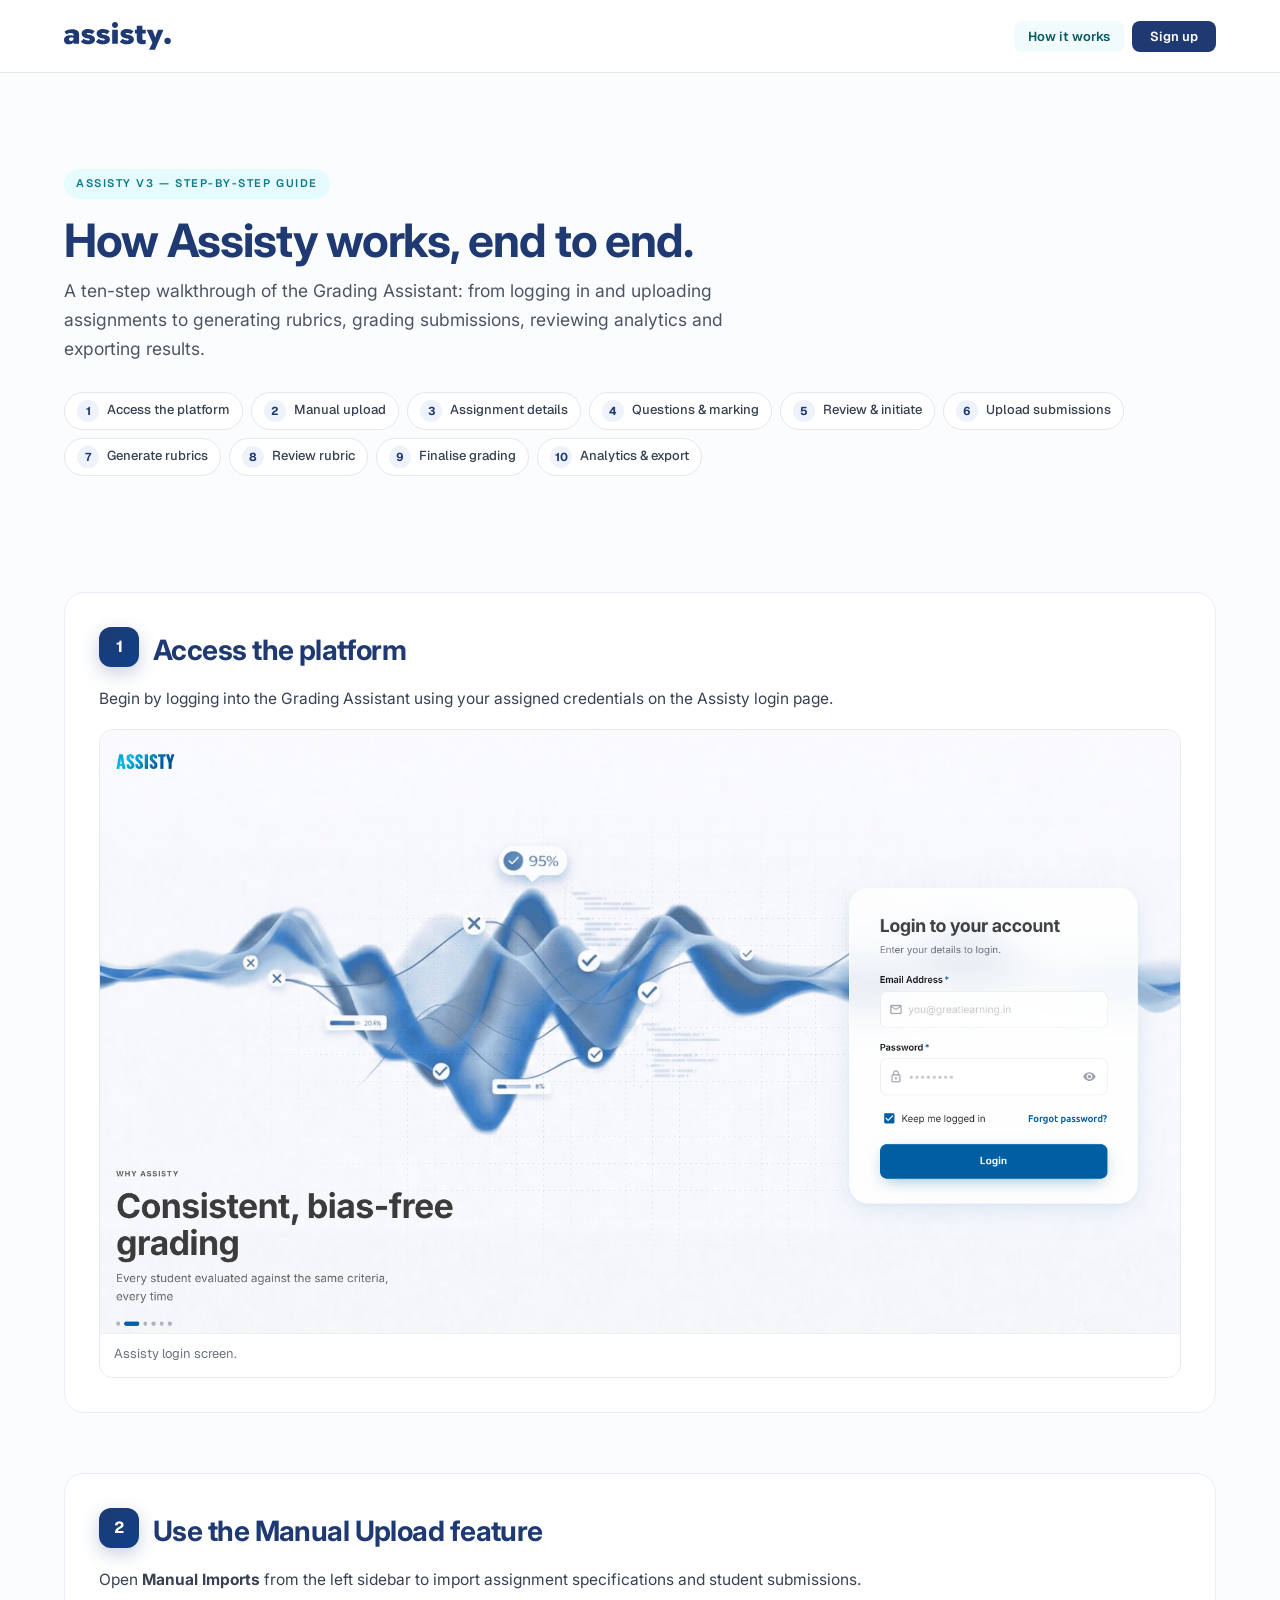
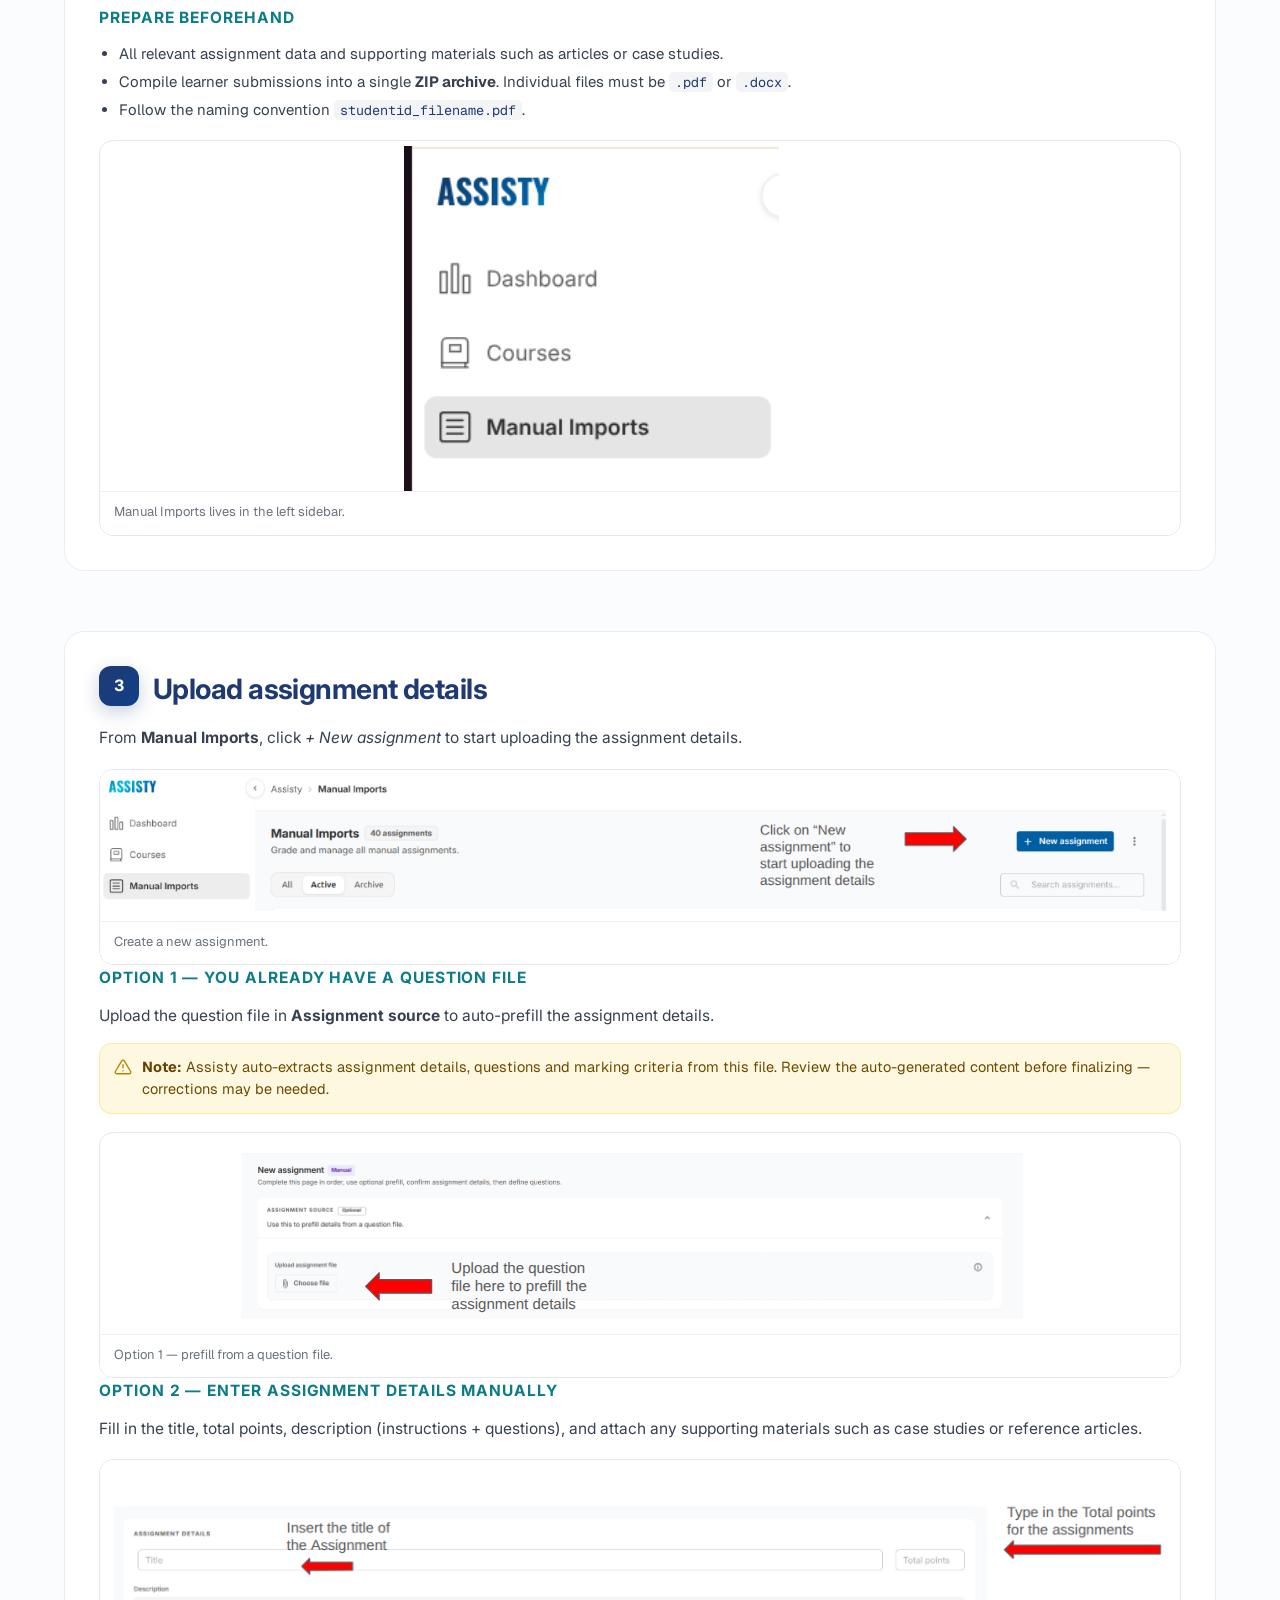
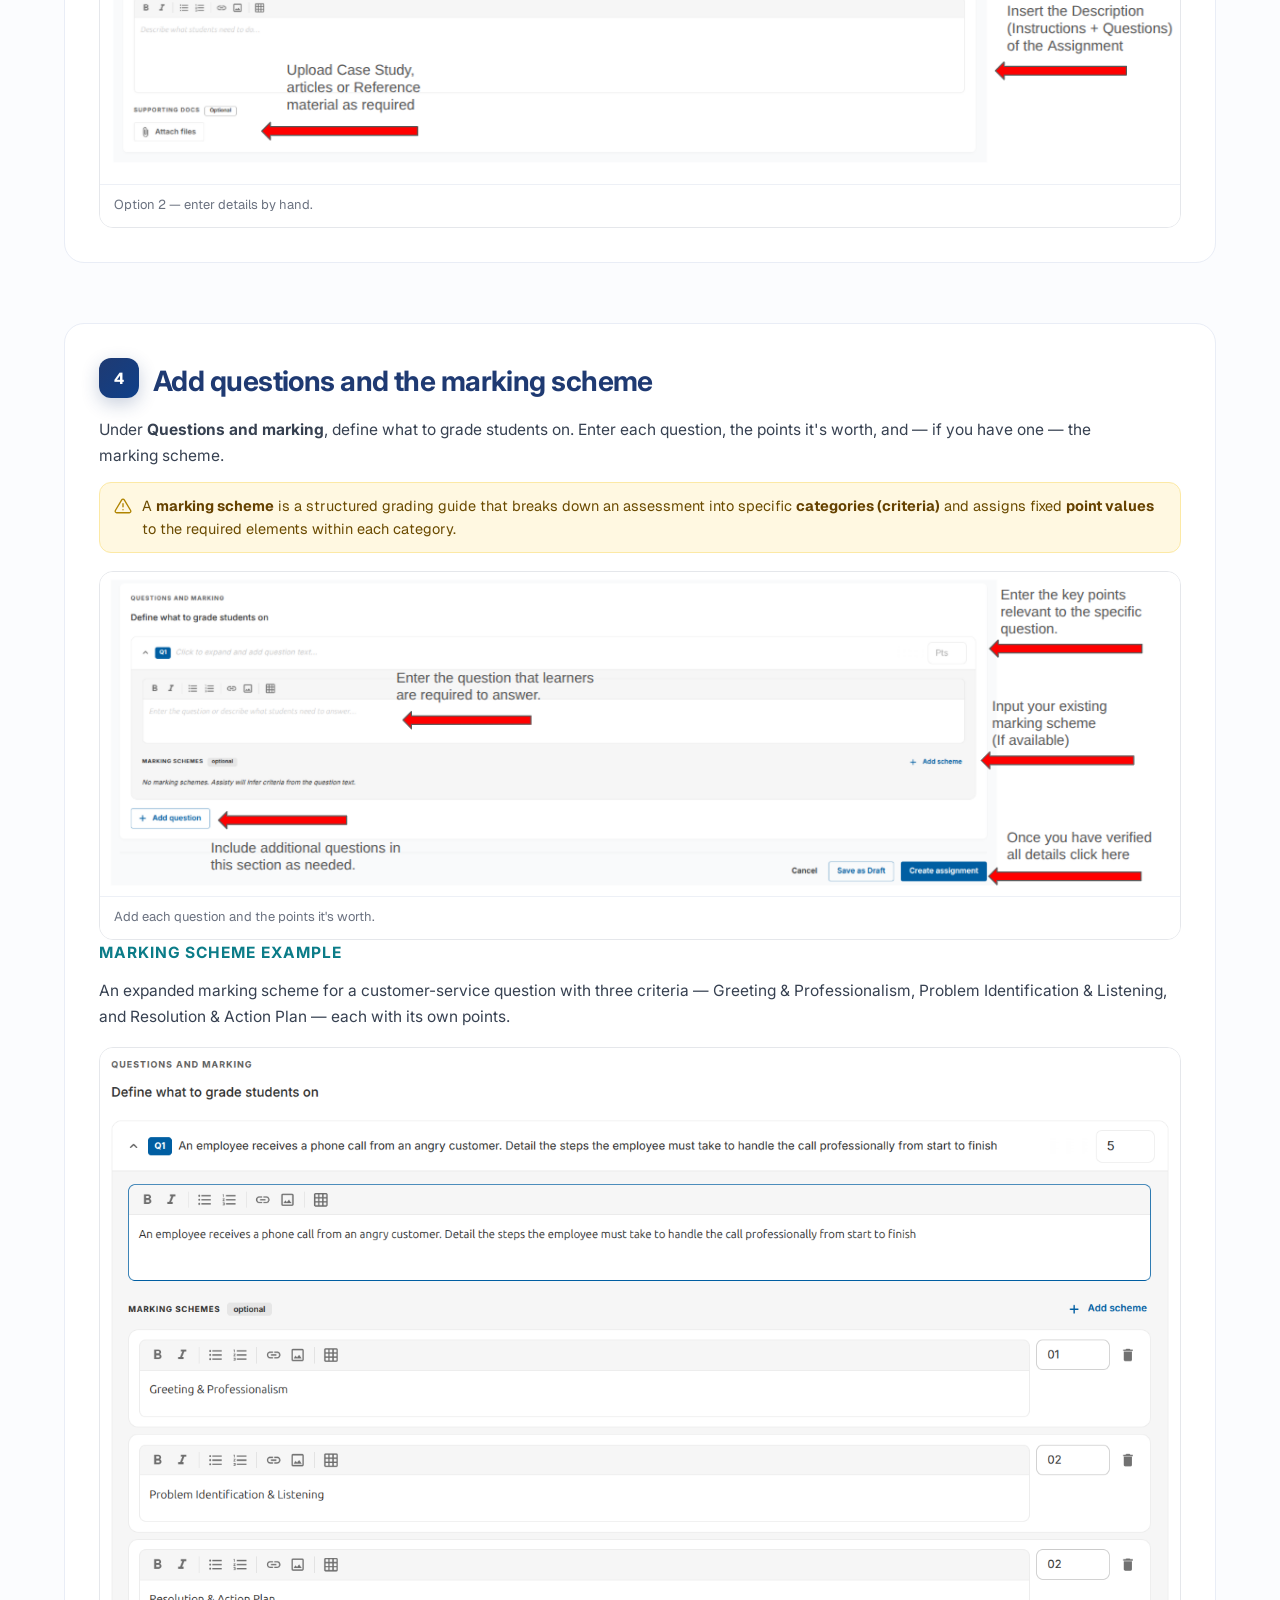
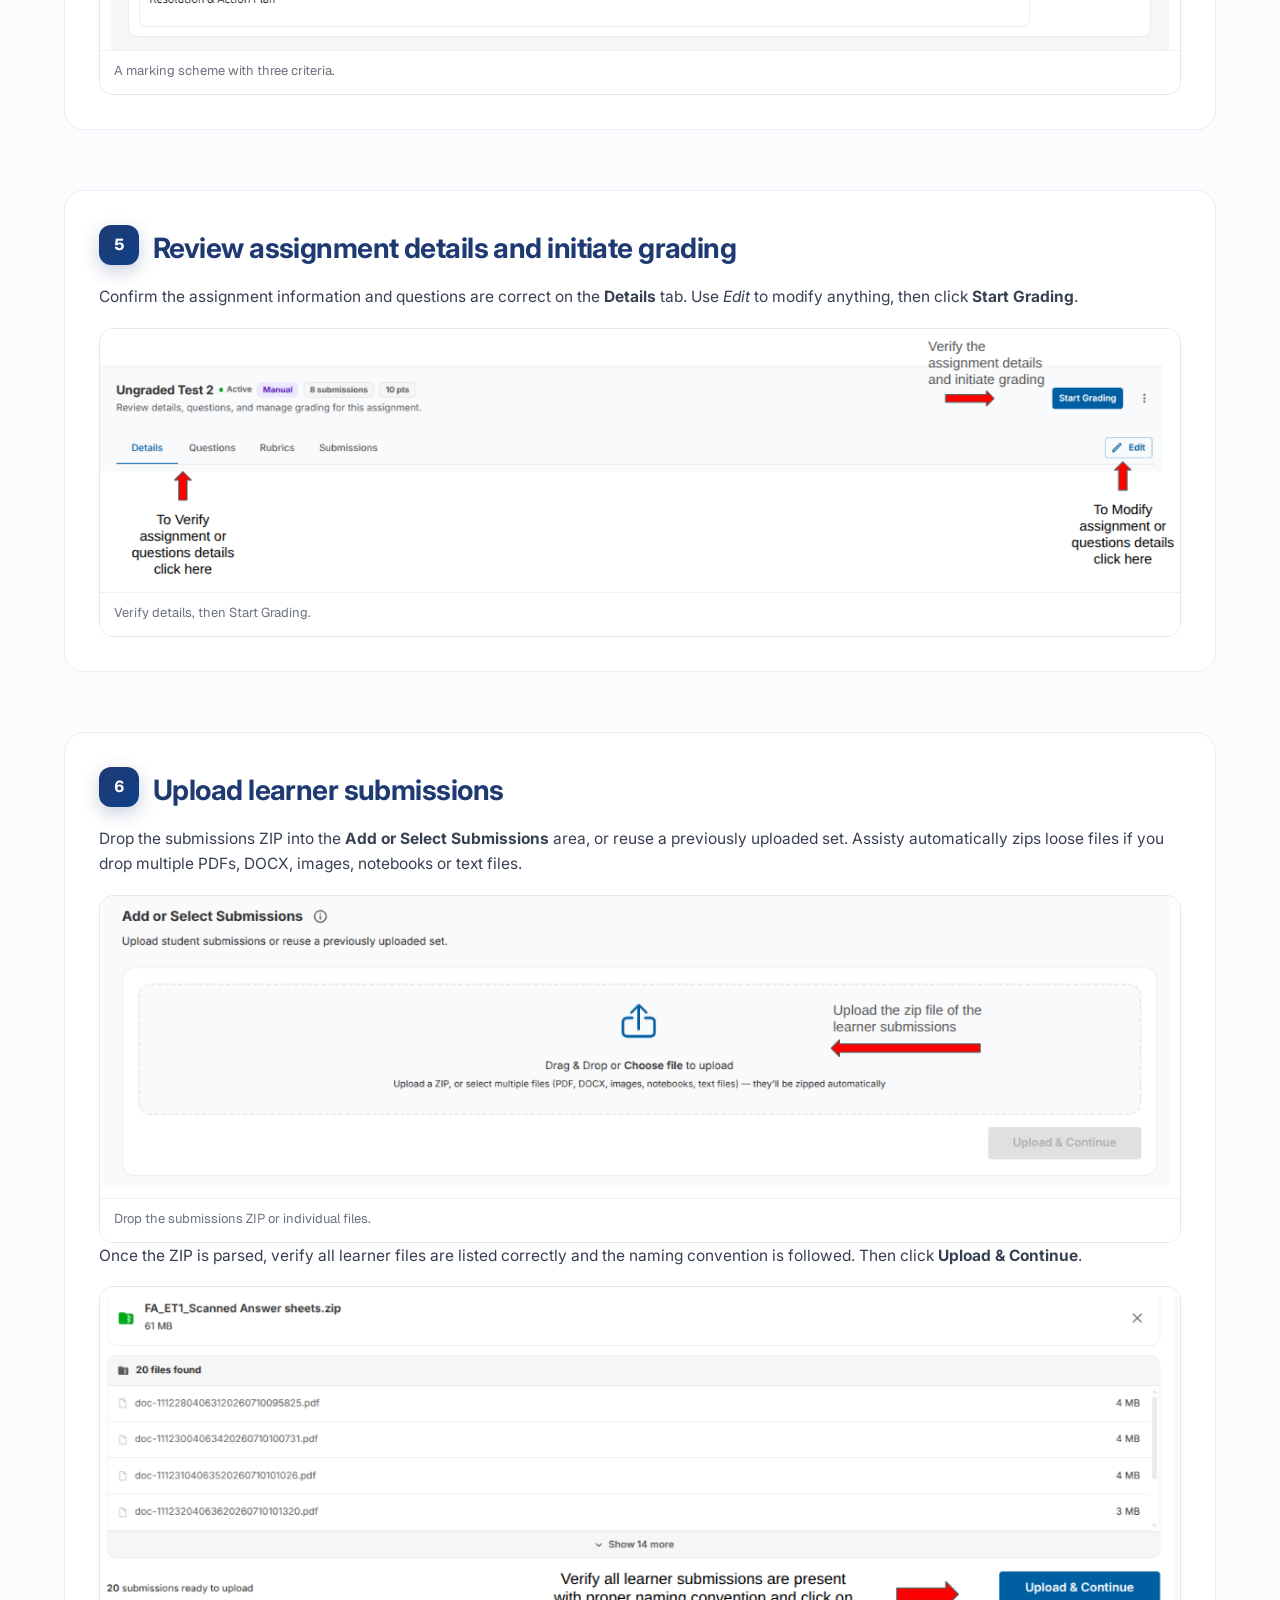
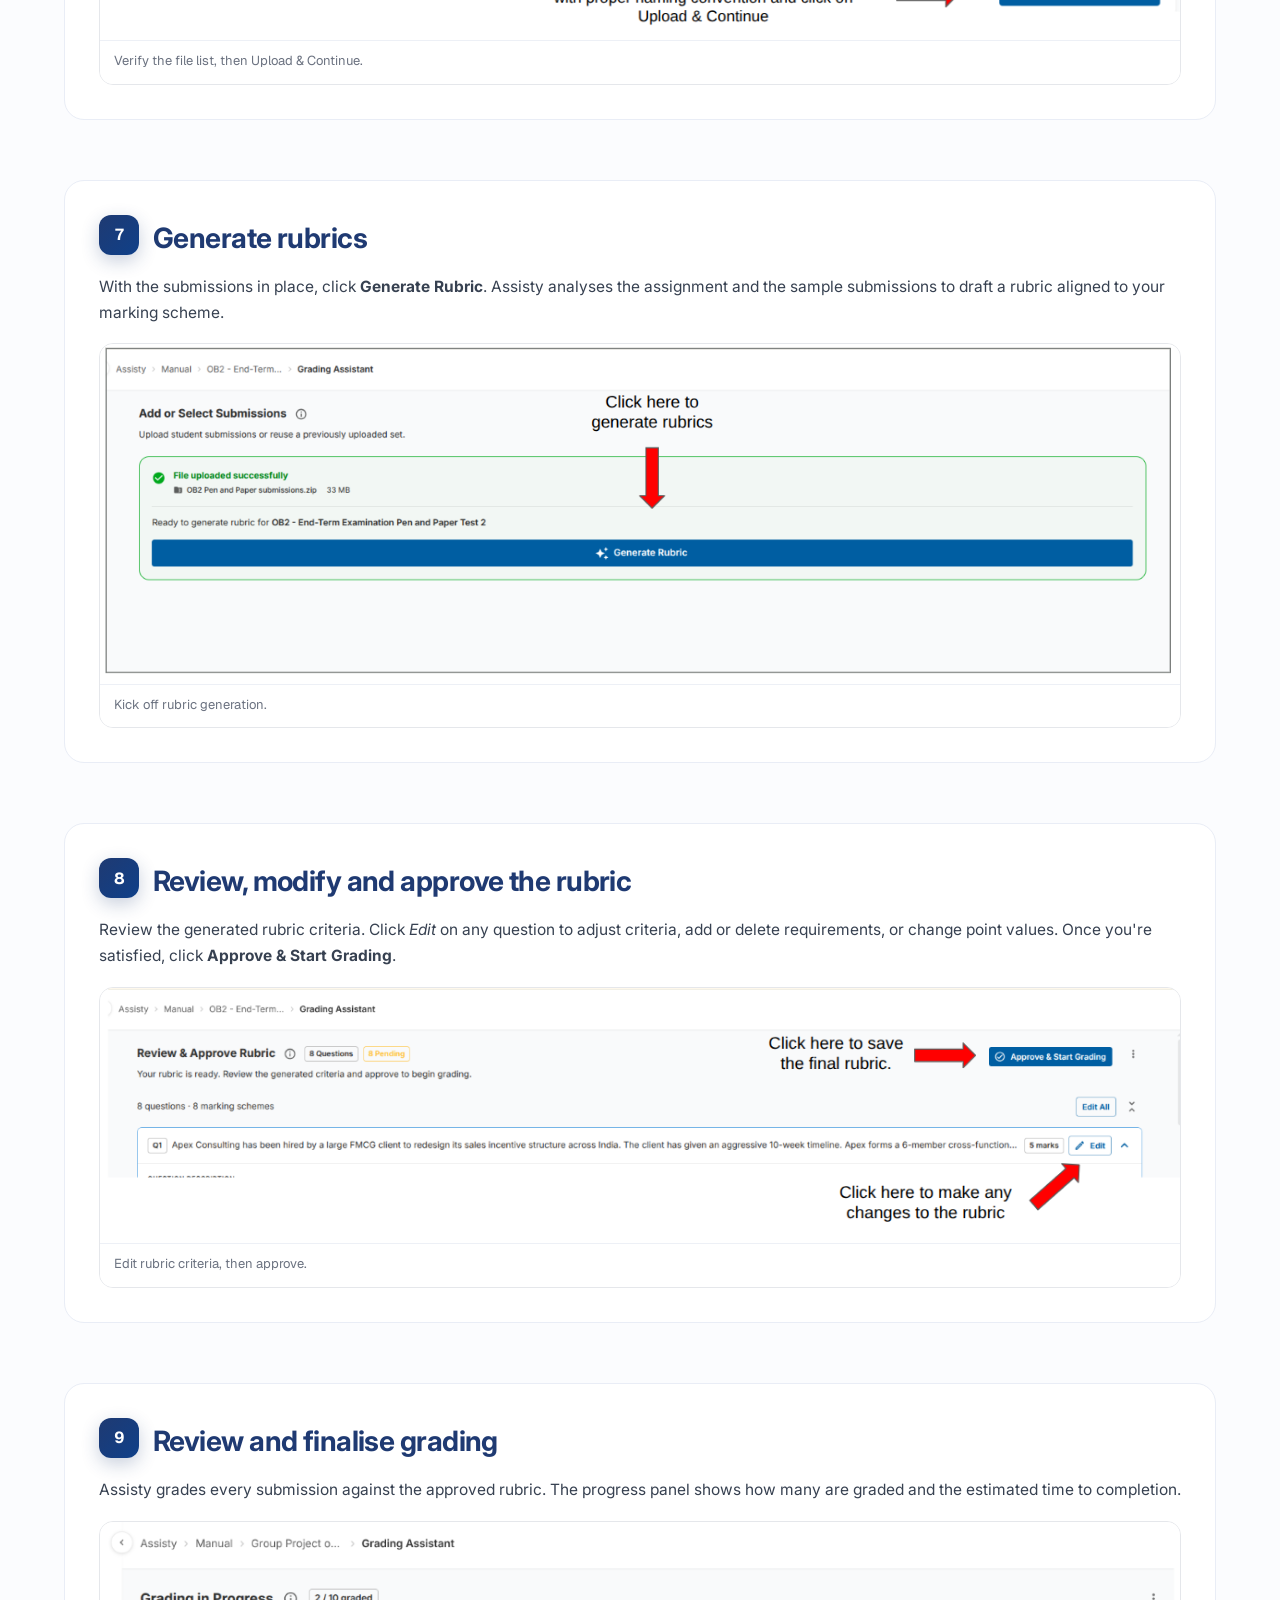
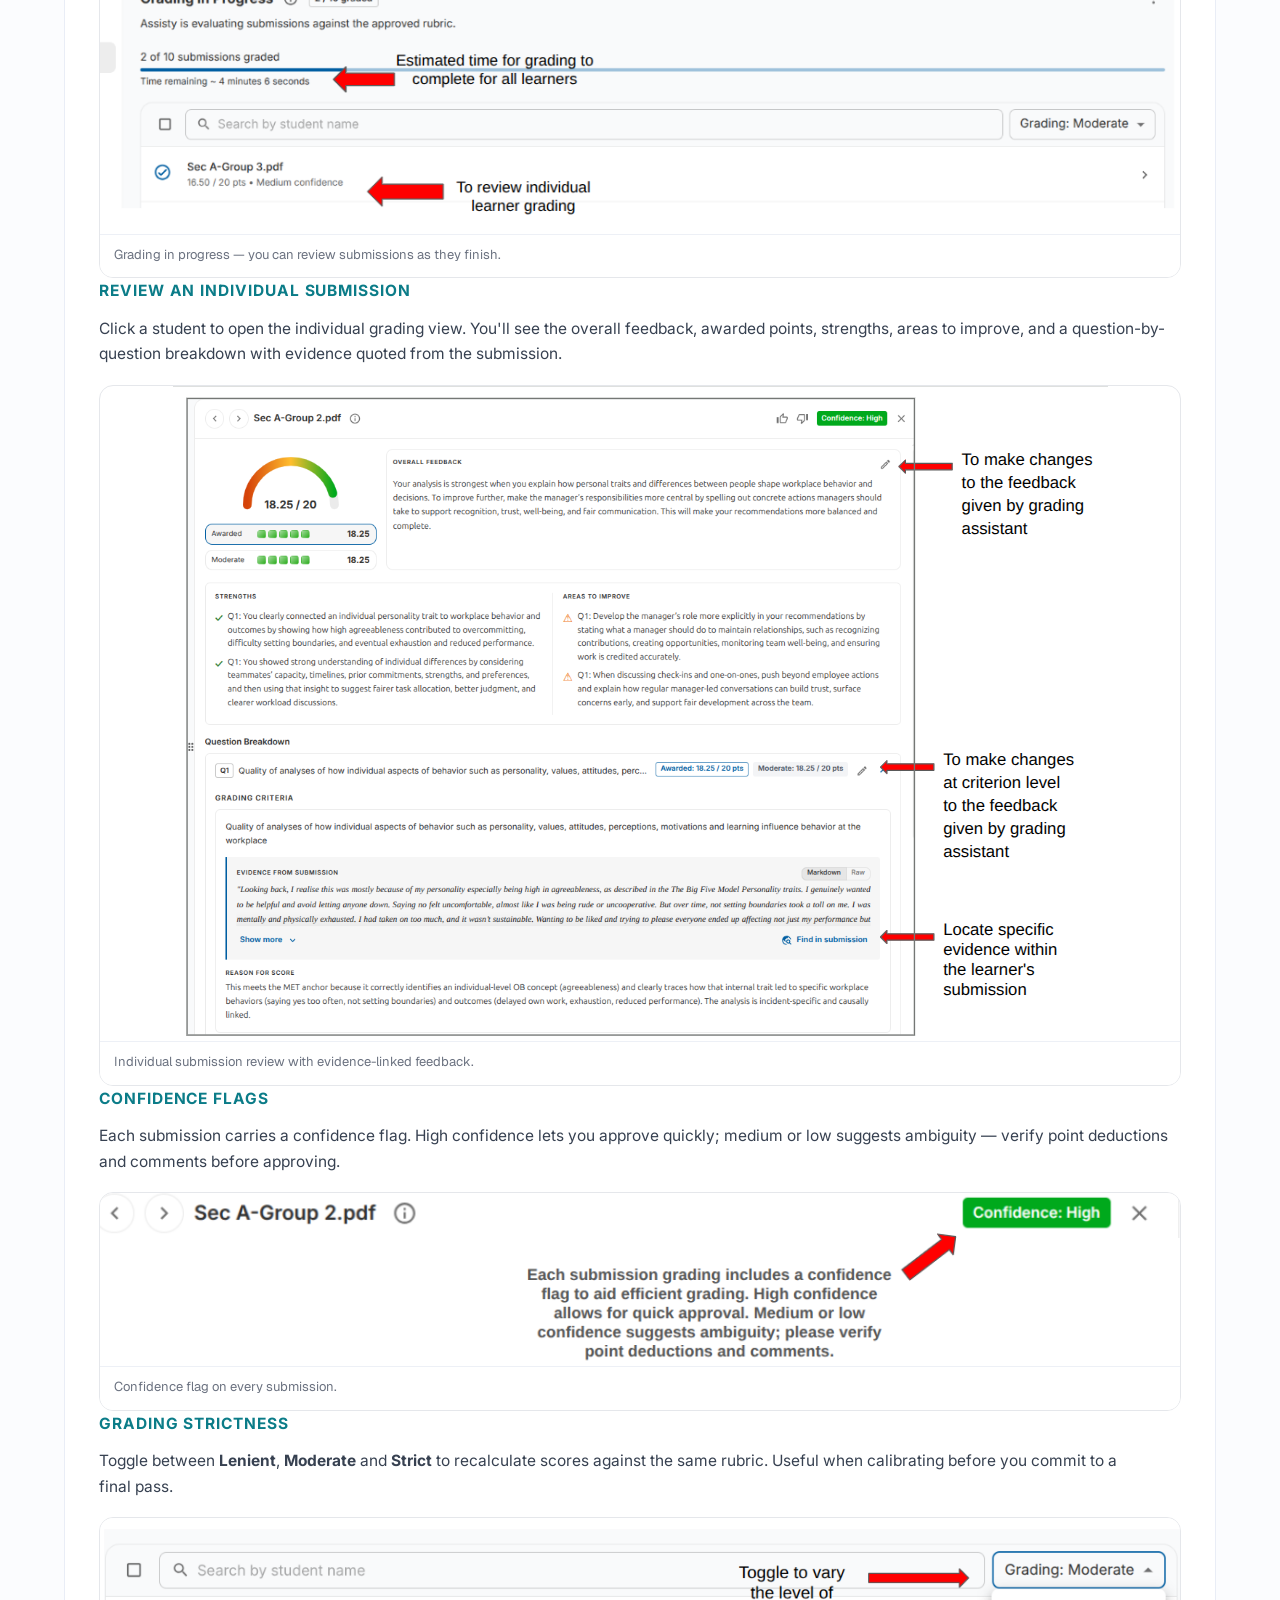
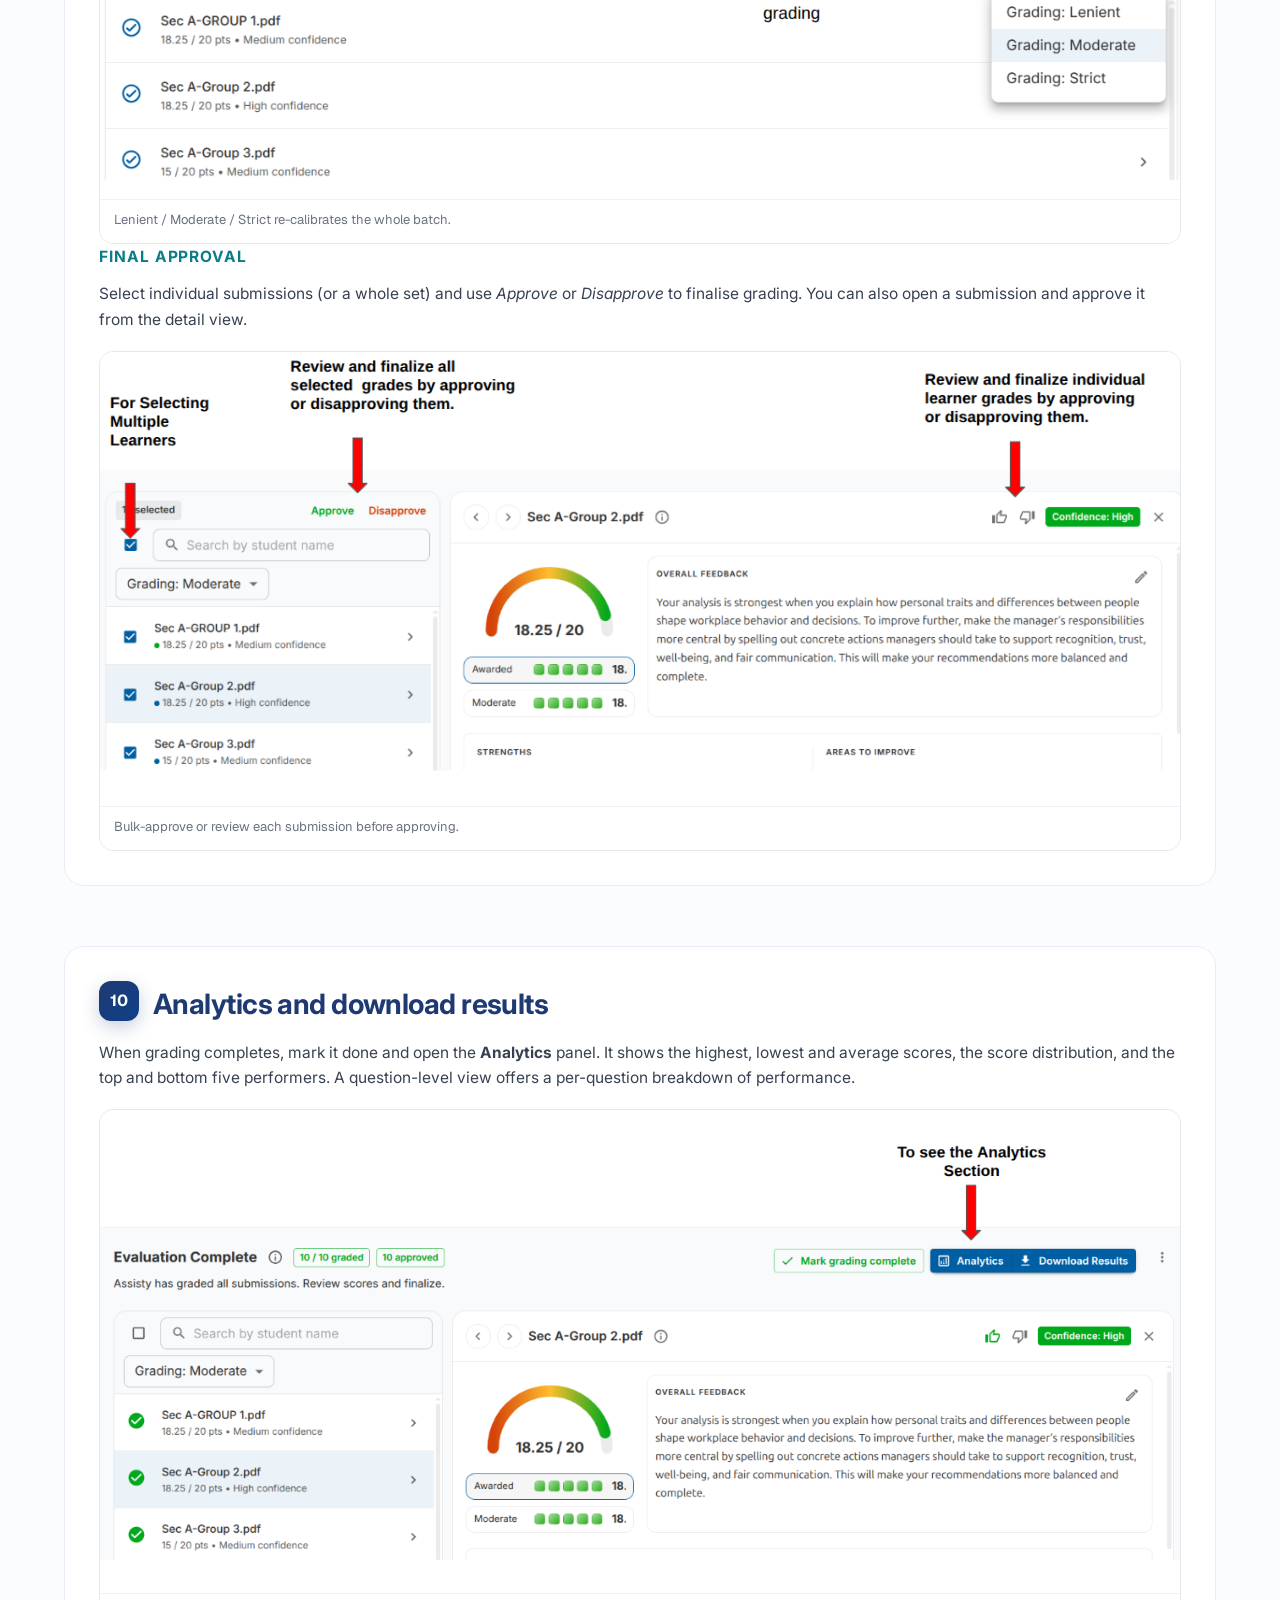
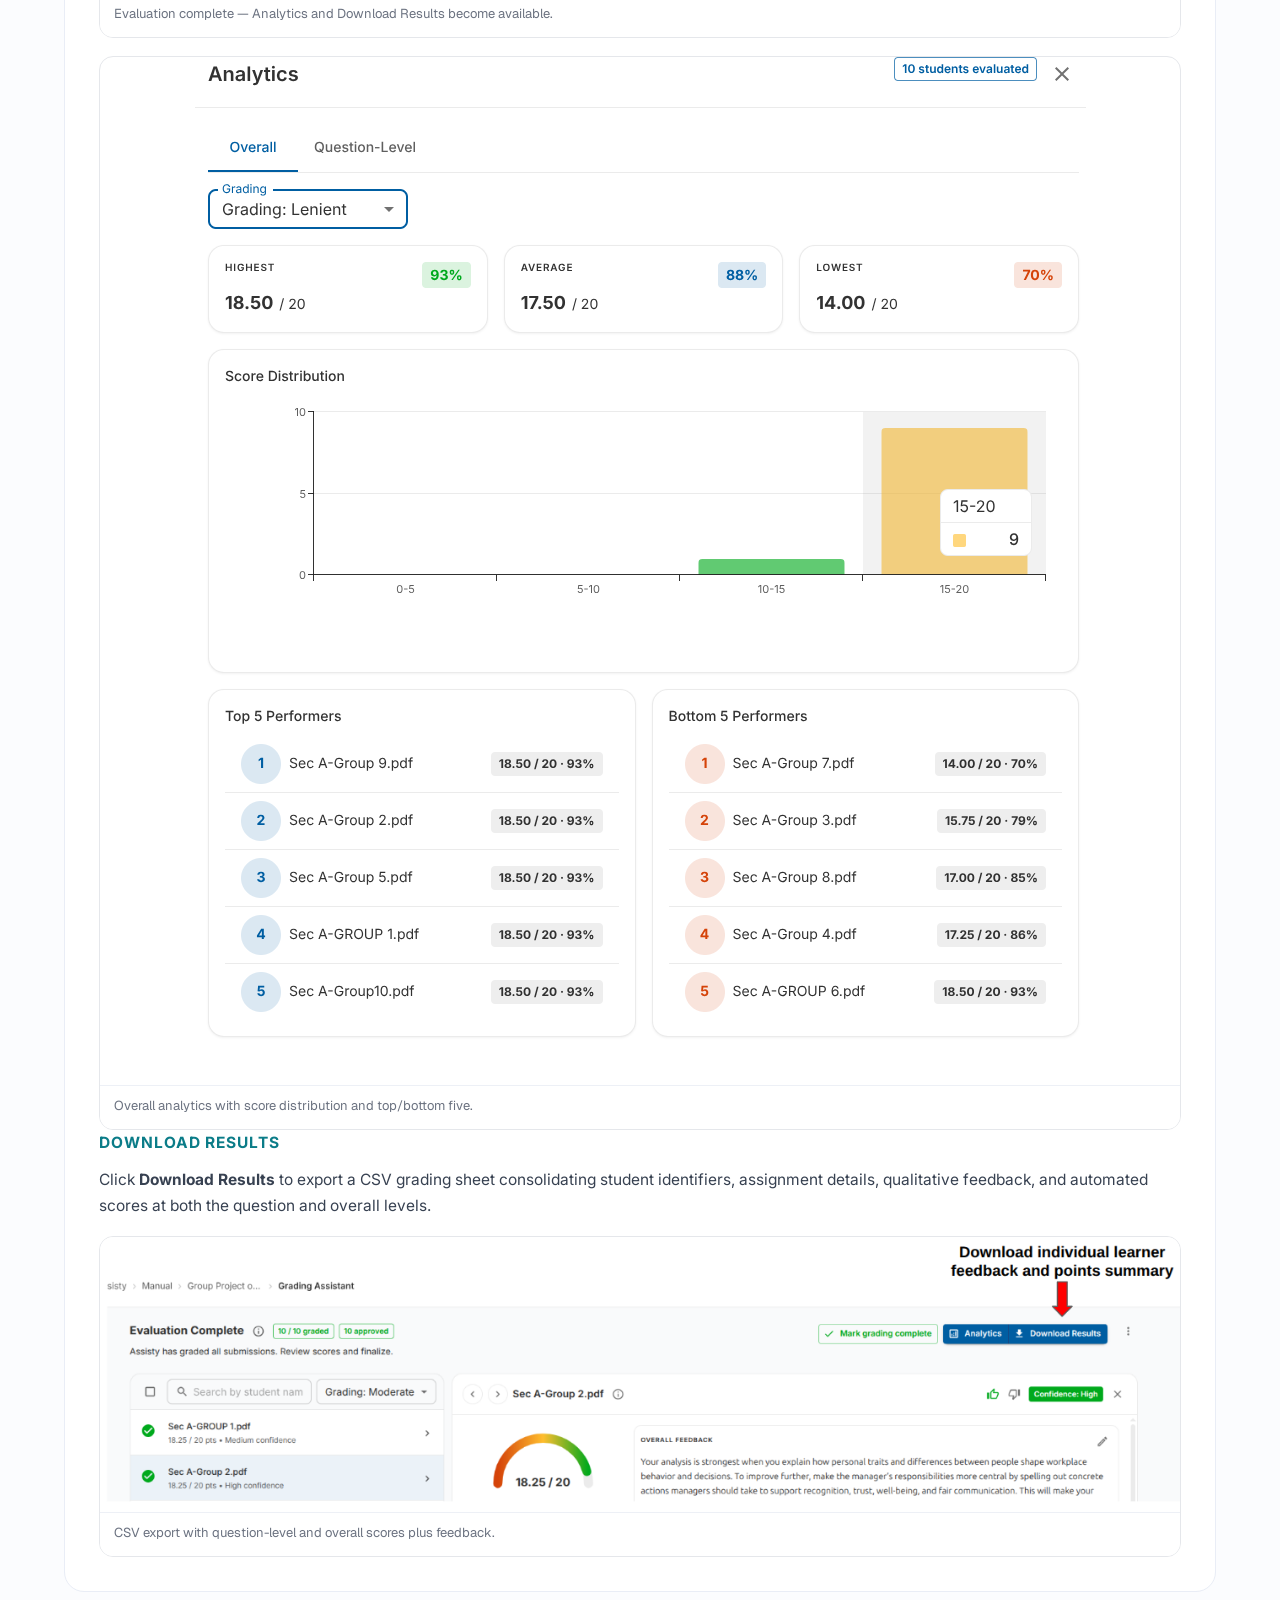
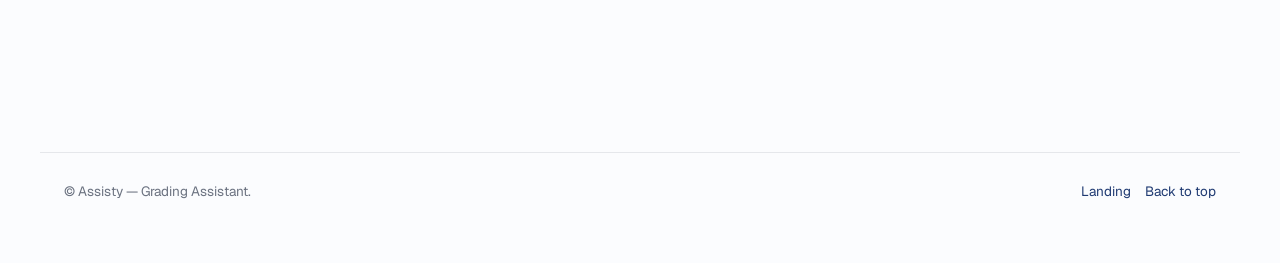
<file: how-it-works-old.html>
<!DOCTYPE html>
<html lang="en">
<head>
<meta charset="utf-8">
<meta name="viewport" content="width=device-width, initial-scale=1">
<title>How Assisty works — Step-by-step guide</title>
<meta name="description" content="A ten-step walkthrough of the Assisty (V3) grading assistant: from login to rubric generation, grading, analytics and CSV export.">
<link rel="preconnect" href="https://fonts.googleapis.com">
<link rel="preconnect" href="https://fonts.gstatic.com" crossorigin>
<link href="https://fonts.googleapis.com/css2?family=Geist:wght@400;500;600;700;800&family=Geist+Mono:wght@400;500&display=swap" rel="stylesheet">
<link rel="stylesheet" href="_ds/great-learning-mui-design-system-708b2d18-8d08-4c2c-b976-3bf54ca85307/colors_and_type.css">
<style>
  * { box-sizing: border-box; }
  html, body { margin: 0; padding: 0; }
  body {
    font-family: 'Geist', -apple-system, BlinkMacSystemFont, 'Segoe UI', Roboto, Arial, lato, sans-serif;
    font-size: 16px; line-height: 1.6; color: #111827;
    background: #FBFCFE;
    -webkit-font-smoothing: antialiased;
  }
  a { color: #1F3A72; text-decoration: none; }
  a:hover { color: #142551; }
  img { display: block; max-width: 100%; height: auto; }

  /* Layout ------------------------------------------------------------- */
  .site-header {
    position: sticky; top: 0; z-index: 50;
    background: rgba(255,255,255,0.92);
    backdrop-filter: saturate(180%) blur(12px);
    -webkit-backdrop-filter: saturate(180%) blur(12px);
    border-bottom: 1px solid #E5E7EB;
  }
  .site-header .row {
    max-width: 1200px; margin: 0 auto;
    padding: 8px clamp(16px, 3vw, 24px);
    display: flex; align-items: center; justify-content: space-between;
    min-height: 72px; gap: 16px;
  }
  .site-header a.brand { display: inline-flex; align-items: center; }
  .site-header .nav { display: flex; align-items: center; gap: 8px; }
  .site-header .nav a.link {
    display: inline-flex; align-items: center; justify-content: center;
    font-weight: 500; font-size: 13px; padding: 9px 14px;
    border-radius: 8px; color: #1F3A72; line-height: 1;
    transition: background 150ms ease, color 150ms ease;
  }
  .site-header .nav a.link:hover { background: #F3F4F6; }
  .site-header .nav a.link.active {
    background: #F2FBFC; color: #0B5A64; font-weight: 600;
  }
  .site-header .nav .signup {
    display: inline-flex; align-items: center; justify-content: center;
    font-weight: 600; font-size: 13px; padding: 9px 18px;
    border-radius: 8px; background: #1F3A72; color: #FFFFFF;
    line-height: 1; border: none; cursor: pointer; font-family: inherit;
    transition: background 150ms ease;
  }
  .site-header .nav .signup:hover { background: #142551; }

  main { max-width: 1200px; margin: 0 auto; padding: clamp(28px, 5vw, 56px) clamp(16px, 3vw, 24px) clamp(60px, 8vw, 100px); }

  /* Hero --------------------------------------------------------------- */
  .hero { padding: clamp(24px, 4vw, 40px) 0 clamp(28px, 4vw, 48px); }
  .hero .eyebrow {
    display: inline-flex; align-items: center; gap: 6px;
    font-size: 11px; font-weight: 600; letter-spacing: 0.14em;
    text-transform: uppercase; color: #0B7C88;
    background: #E6FBFD; padding: 6px 12px; border-radius: 999px;
  }
  .hero h1 {
    margin: 16px 0 12px; font-weight: 700;
    font-size: clamp(30px, 4.6vw, 46px); line-height: 1.1;
    letter-spacing: -0.024em; color: #1F3A72; text-wrap: balance;
  }
  .hero p.lede {
    max-width: 720px; margin: 0;
    font-size: clamp(15.5px, 1.6vw, 17.5px); line-height: 1.65; color: #4B5563;
    text-wrap: pretty;
  }

  /* Step-number rail (jump nav) ---------------------------------------- */
  .jump-nav {
    display: flex; flex-wrap: wrap; gap: 8px;
    margin: 28px 0 8px;
  }
  .jump-nav a {
    display: inline-flex; align-items: center; gap: 8px;
    font-size: 13px; font-weight: 500; color: #374151;
    padding: 7px 12px; border: 1px solid #E5E7EB; border-radius: 999px;
    background: #FFFFFF; transition: background 150ms ease, border-color 150ms ease, color 150ms ease;
  }
  .jump-nav a:hover { border-color: #0B7C88; color: #0B7C88; background: #F2FBFC; }
  .jump-nav a .num {
    display: inline-flex; align-items: center; justify-content: center;
    width: 22px; height: 22px; border-radius: 50%;
    background: #EEF2FB; color: #1F3A72; font-size: 11.5px; font-weight: 700;
  }

  /* Step blocks -------------------------------------------------------- */
  .step {
    scroll-margin-top: 88px;
    margin: clamp(36px, 5vw, 60px) 0;
    background: #FFFFFF; border: 1px solid #E9EDF6; border-radius: 20px;
    padding: clamp(22px, 3vw, 34px);
  }
  .step-head { display: flex; align-items: flex-start; gap: 14px; }
  .step-head .step-num {
    flex: 0 0 auto; width: 40px; height: 40px; border-radius: 12px;
    background: linear-gradient(135deg, #1F3A72 0%, #0F4089 100%);
    color: #FFFFFF; font-size: 16px; font-weight: 700;
    display: inline-flex; align-items: center; justify-content: center;
    box-shadow: 0 6px 18px rgba(31,58,114,0.24);
  }
  .step-head h2 {
    margin: 6px 0 0;
    font-size: clamp(22px, 2.4vw, 28px); line-height: 1.25;
    font-weight: 700; letter-spacing: -0.02em; color: #1F3A72;
  }
  .step-body { margin-top: 18px; color: #374151; }
  .step-body p { margin: 0 0 12px; font-size: 15.5px; line-height: 1.65; text-wrap: pretty; }
  .step-body p:last-child { margin-bottom: 0; }

  .note {
    display: flex; gap: 10px; align-items: flex-start;
    margin: 14px 0 4px; padding: 12px 14px;
    background: #FFF8E1; border: 1px solid #FCE9A5; border-radius: 12px;
    font-size: 14.5px; line-height: 1.55; color: #6B4B00;
  }
  .note strong { color: #664200; font-weight: 700; }
  .note svg { flex: 0 0 auto; width: 18px; height: 18px; color: #B08400; margin-top: 2px; }

  .sub {
    margin-top: 22px; font-size: 13.5px; font-weight: 700;
    letter-spacing: 0.06em; text-transform: uppercase; color: #0B7C88;
  }
  .step-body ul { margin: 6px 0 12px; padding-left: 20px; }
  .step-body ul li { margin: 4px 0; font-size: 15px; line-height: 1.6; color: #374151; }
  .step-body ul li code {
    font-family: 'Geist Mono', ui-monospace, SFMono-Regular, Menlo, monospace;
    font-size: 13.5px; padding: 1px 6px; border-radius: 5px;
    background: #F3F4F6; color: #1F3A72;
  }

  /* Screenshots grid --------------------------------------------------- */
  .shots {
    display: grid; gap: 14px; margin-top: 18px;
    grid-template-columns: repeat(auto-fit, minmax(min(100%, 320px), 1fr));
  }
  .shot {
    position: relative;
    background: #FFFFFF; border: 1px solid #E5E7EB; border-radius: 14px;
    overflow: hidden;
    display: flex; flex-direction: column;
  }
  .shot img {
    display: block;
    max-width: 100%; width: auto; height: auto;
    margin: 0 auto;
    background: #FFFFFF;
    transition: transform 300ms ease;
  }
  .shot:hover img { transform: scale(1.01); }
  .shot .caption {
    padding: 10px 14px 12px;
    font-size: 13px; color: #6B7280; border-top: 1px solid #EDF0F6;
    background: #FFFFFF;
  }

  .shots--single { grid-template-columns: 1fr; }

  /* Wide screenshot (single, centered inside card, never upscaled) */
  .shot-wide {
    margin-top: 18px;
    background: #FFFFFF; border: 1px solid #E5E7EB; border-radius: 14px;
    overflow: hidden;
    display: flex; flex-direction: column; align-items: stretch;
  }
  .shot-wide img {
    display: block;
    max-width: 100%; width: auto; height: auto;
    margin: 0 auto;
    background: #FFFFFF;
  }
  .shot-wide .caption {
    padding: 10px 14px 12px;
    font-size: 13px; color: #6B7280; border-top: 1px solid #EDF0F6;
    background: #FFFFFF;
  }

  /* Footer ------------------------------------------------------------- */
  footer {
    max-width: 1200px; margin: 0 auto;
    padding: 28px clamp(16px, 3vw, 24px) 60px;
    border-top: 1px solid #E5E7EB;
    display: flex; flex-wrap: wrap; align-items: center; justify-content: space-between;
    gap: 12px; font-size: 13.5px; color: #6B7280;
  }
  footer .links { display: flex; gap: 14px; }

  /* Lightbox ----------------------------------------------------------- */
  .lightbox {
    position: fixed; inset: 0; z-index: 200;
    background: rgba(10,20,40,0.82); backdrop-filter: blur(6px);
    display: none; align-items: center; justify-content: center;
    padding: 24px; cursor: zoom-out;
  }
  .lightbox.open { display: flex; }
  .lightbox img { max-width: 96vw; max-height: 92vh; border-radius: 10px; box-shadow: 0 30px 80px rgba(0,0,0,0.5); background: #FFFFFF; }
  .lightbox .lb-close {
    position: absolute; top: 16px; right: 20px;
    width: 40px; height: 40px; border-radius: 50%;
    border: 1px solid rgba(255,255,255,0.24);
    background: rgba(15,27,54,0.6); color: #FFFFFF;
    cursor: pointer; display: inline-flex; align-items: center; justify-content: center;
  }
  .lightbox .lb-close:hover { background: rgba(255,255,255,0.14); }

  .shot img, .shot-wide img { cursor: zoom-in; }

  @media (max-width: 640px) {
    .step { padding: 18px 16px; }
    .step-head { gap: 10px; }
    .step-head .step-num { width: 34px; height: 34px; border-radius: 10px; font-size: 14px; }
    .jump-nav a { font-size: 12px; padding: 6px 10px; }
    .jump-nav a .num { width: 18px; height: 18px; font-size: 10.5px; }
  }
</style>
</head>
<body>

<header class="site-header">
  <div class="row">
    <a class="brand" href="index.html" aria-label="Assisty home">
      <img src="assets/assisty-logo-navy.svg" alt="Assisty" style="height:28px; width:auto;">
    </a>
    <nav class="nav" aria-label="Primary">
      <a class="link active" href="how-it-works.html" aria-current="page">How it works</a>
      <a class="signup" href="index.html#top">Sign up</a>
    </nav>
  </div>
</header>

<main>

  <section class="hero">
    <span class="eyebrow">Assisty V3 — Step-by-step guide</span>
    <h1>How Assisty works, end to end.</h1>
    <p class="lede">A ten-step walkthrough of the Grading Assistant: from logging in and uploading assignments to generating rubrics, grading submissions, reviewing analytics and exporting results.</p>

    <nav class="jump-nav" aria-label="Jump to a step">
      <a href="#step-1"><span class="num">1</span>Access the platform</a>
      <a href="#step-2"><span class="num">2</span>Manual upload</a>
      <a href="#step-3"><span class="num">3</span>Assignment details</a>
      <a href="#step-4"><span class="num">4</span>Questions &amp; marking</a>
      <a href="#step-5"><span class="num">5</span>Review &amp; initiate</a>
      <a href="#step-6"><span class="num">6</span>Upload submissions</a>
      <a href="#step-7"><span class="num">7</span>Generate rubrics</a>
      <a href="#step-8"><span class="num">8</span>Review rubric</a>
      <a href="#step-9"><span class="num">9</span>Finalise grading</a>
      <a href="#step-10"><span class="num">10</span>Analytics &amp; export</a>
    </nav>
  </section>

  <!-- STEP 1 -->
  <section id="step-1" class="step">
    <header class="step-head">
      <div class="step-num">1</div>
      <h2>Access the platform</h2>
    </header>
    <div class="step-body">
      <p>Begin by logging into the Grading Assistant using your assigned credentials on the Assisty login page.</p>
      <div class="shot-wide">
        <img src="assets/how-it-works/1.png" alt="Assisty login page with the &quot;Consistent, bias-free grading&quot; hero and a Login form (email, password, keep-me-logged-in).">
        <div class="caption">Assisty login screen.</div>
      </div>
    </div>
  </section>

  <!-- STEP 2 -->
  <section id="step-2" class="step">
    <header class="step-head">
      <div class="step-num">2</div>
      <h2>Use the Manual Upload feature</h2>
    </header>
    <div class="step-body">
      <p>Open <strong>Manual Imports</strong> from the left sidebar to import assignment specifications and student submissions.</p>
      <p class="sub">Prepare beforehand</p>
      <ul>
        <li>All relevant assignment data and supporting materials such as articles or case studies.</li>
        <li>Compile learner submissions into a single <strong>ZIP archive</strong>. Individual files must be <code>.pdf</code> or <code>.docx</code>.</li>
        <li>Follow the naming convention <code>studentid_filename.pdf</code>.</li>
      </ul>
      <div class="shots shots--single">
        <div class="shot">
          <img src="assets/how-it-works/2.png" alt="Assisty left sidebar showing Dashboard, Courses and Manual Imports, with Manual Imports selected.">
          <div class="caption">Manual Imports lives in the left sidebar.</div>
        </div>
      </div>
    </div>
  </section>

  <!-- STEP 3 -->
  <section id="step-3" class="step">
    <header class="step-head">
      <div class="step-num">3</div>
      <h2>Upload assignment details</h2>
    </header>
    <div class="step-body">
      <p>From <strong>Manual Imports</strong>, click <em>+ New assignment</em> to start uploading the assignment details.</p>
      <div class="shot-wide">
        <img src="assets/how-it-works/3.png" alt="Manual Imports page with the &quot;+ New assignment&quot; button highlighted in the top-right corner.">
        <div class="caption">Create a new assignment.</div>
      </div>

      <p class="sub">Option 1 — You already have a question file</p>
      <p>Upload the question file in <strong>Assignment source</strong> to auto-prefill the assignment details.</p>
      <div class="note">
        <svg viewBox="0 0 24 24" fill="none"><path d="M12 9v4m0 4h.01M10.29 3.86 1.82 18a2 2 0 0 0 1.71 3h16.94a2 2 0 0 0 1.71-3L13.71 3.86a2 2 0 0 0-3.42 0Z" stroke="currentColor" stroke-width="1.8" stroke-linecap="round" stroke-linejoin="round"/></svg>
        <span><strong>Note:</strong> Assisty auto-extracts assignment details, questions and marking criteria from this file. Review the auto-generated content before finalizing — corrections may be needed.</span>
      </div>
      <div class="shot-wide">
        <img src="assets/how-it-works/4.png" alt="&quot;Assignment source&quot; panel with a Choose file button to prefill details from a question file.">
        <div class="caption">Option 1 — prefill from a question file.</div>
      </div>

      <p class="sub">Option 2 — Enter assignment details manually</p>
      <p>Fill in the title, total points, description (instructions + questions), and attach any supporting materials such as case studies or reference articles.</p>
      <div class="shot-wide">
        <img src="assets/how-it-works/5.png" alt="Assignment details form: title, total points, description editor, and Attach files for supporting docs.">
        <div class="caption">Option 2 — enter details by hand.</div>
      </div>
    </div>
  </section>

  <!-- STEP 4 -->
  <section id="step-4" class="step">
    <header class="step-head">
      <div class="step-num">4</div>
      <h2>Add questions and the marking scheme</h2>
    </header>
    <div class="step-body">
      <p>Under <strong>Questions and marking</strong>, define what to grade students on. Enter each question, the points it's worth, and — if you have one — the marking scheme.</p>
      <div class="note">
        <svg viewBox="0 0 24 24" fill="none"><path d="M12 9v4m0 4h.01M10.29 3.86 1.82 18a2 2 0 0 0 1.71 3h16.94a2 2 0 0 0 1.71-3L13.71 3.86a2 2 0 0 0-3.42 0Z" stroke="currentColor" stroke-width="1.8" stroke-linecap="round" stroke-linejoin="round"/></svg>
        <span>A <strong>marking scheme</strong> is a structured grading guide that breaks down an assessment into specific <strong>categories (criteria)</strong> and assigns fixed <strong>point values</strong> to the required elements within each category.</span>
      </div>
      <div class="shot-wide">
        <img src="assets/how-it-works/6.png" alt="Questions and marking panel: question text, points, and an optional marking scheme section with an Add scheme button.">
        <div class="caption">Add each question and the points it's worth.</div>
      </div>

      <p class="sub">Marking scheme example</p>
      <p>An expanded marking scheme for a customer-service question with three criteria — Greeting &amp; Professionalism, Problem Identification &amp; Listening, and Resolution &amp; Action Plan — each with its own points.</p>
      <div class="shot-wide">
        <img src="assets/how-it-works/7.png" alt="Marking scheme with three criteria and their point allocations expanded on the question card.">
        <div class="caption">A marking scheme with three criteria.</div>
      </div>
    </div>
  </section>

  <!-- STEP 5 -->
  <section id="step-5" class="step">
    <header class="step-head">
      <div class="step-num">5</div>
      <h2>Review assignment details and initiate grading</h2>
    </header>
    <div class="step-body">
      <p>Confirm the assignment information and questions are correct on the <strong>Details</strong> tab. Use <em>Edit</em> to modify anything, then click <strong>Start Grading</strong>.</p>
      <div class="shot-wide">
        <img src="assets/how-it-works/8.png" alt="Assignment overview tabs (Details, Questions, Rubrics, Submissions) with Start Grading in the top-right and Edit next to it.">
        <div class="caption">Verify details, then Start Grading.</div>
      </div>
    </div>
  </section>

  <!-- STEP 6 -->
  <section id="step-6" class="step">
    <header class="step-head">
      <div class="step-num">6</div>
      <h2>Upload learner submissions</h2>
    </header>
    <div class="step-body">
      <p>Drop the submissions ZIP into the <strong>Add or Select Submissions</strong> area, or reuse a previously uploaded set. Assisty automatically zips loose files if you drop multiple PDFs, DOCX, images, notebooks or text files.</p>
      <div class="shot-wide">
        <img src="assets/how-it-works/9.png" alt="Add or Select Submissions drop zone with Drag and Drop or Choose file to upload.">
        <div class="caption">Drop the submissions ZIP or individual files.</div>
      </div>
      <p>Once the ZIP is parsed, verify all learner files are listed correctly and the naming convention is followed. Then click <strong>Upload &amp; Continue</strong>.</p>
      <div class="shot-wide">
        <img src="assets/how-it-works/10.png" alt="Uploaded ZIP contents: FA_ET1_Scanned Answer sheets.zip expanded showing 20 files (PDFs) with an Upload & Continue button.">
        <div class="caption">Verify the file list, then Upload &amp; Continue.</div>
      </div>
    </div>
  </section>

  <!-- STEP 7 -->
  <section id="step-7" class="step">
    <header class="step-head">
      <div class="step-num">7</div>
      <h2>Generate rubrics</h2>
    </header>
    <div class="step-body">
      <p>With the submissions in place, click <strong>Generate Rubric</strong>. Assisty analyses the assignment and the sample submissions to draft a rubric aligned to your marking scheme.</p>
      <div class="shot-wide">
        <img src="assets/how-it-works/11.png" alt="File uploaded successfully card with a full-width Generate Rubric button underneath.">
        <div class="caption">Kick off rubric generation.</div>
      </div>
    </div>
  </section>

  <!-- STEP 8 -->
  <section id="step-8" class="step">
    <header class="step-head">
      <div class="step-num">8</div>
      <h2>Review, modify and approve the rubric</h2>
    </header>
    <div class="step-body">
      <p>Review the generated rubric criteria. Click <em>Edit</em> on any question to adjust criteria, add or delete requirements, or change point values. Once you're satisfied, click <strong>Approve &amp; Start Grading</strong>.</p>
      <div class="shot-wide">
        <img src="assets/how-it-works/12.png" alt="Review & Approve Rubric page with a question card, marks, Edit button, and Approve & Start Grading in the top-right.">
        <div class="caption">Edit rubric criteria, then approve.</div>
      </div>
    </div>
  </section>

  <!-- STEP 9 -->
  <section id="step-9" class="step">
    <header class="step-head">
      <div class="step-num">9</div>
      <h2>Review and finalise grading</h2>
    </header>
    <div class="step-body">
      <p>Assisty grades every submission against the approved rubric. The progress panel shows how many are graded and the estimated time to completion.</p>
      <div class="shot-wide">
        <img src="assets/how-it-works/13.png" alt="Grading in Progress panel: 2 of 10 submissions graded, time remaining ~4 minutes 6 seconds, list of graded submissions.">
        <div class="caption">Grading in progress — you can review submissions as they finish.</div>
      </div>

      <p class="sub">Review an individual submission</p>
      <p>Click a student to open the individual grading view. You'll see the overall feedback, awarded points, strengths, areas to improve, and a question-by-question breakdown with evidence quoted from the submission.</p>
      <div class="shot-wide">
        <img src="assets/how-it-works/14.png" alt="Individual submission review: overall feedback, awarded 18.25/20, strengths, areas to improve, question breakdown with evidence and reason for score.">
        <div class="caption">Individual submission review with evidence-linked feedback.</div>
      </div>

      <p class="sub">Confidence flags</p>
      <p>Each submission carries a confidence flag. High confidence lets you approve quickly; medium or low suggests ambiguity — verify point deductions and comments before approving.</p>
      <div class="shot-wide">
        <img src="assets/how-it-works/15.png" alt="Submission header with a green &quot;Confidence: High&quot; badge and callout explaining the confidence flag.">
        <div class="caption">Confidence flag on every submission.</div>
      </div>

      <p class="sub">Grading strictness</p>
      <p>Toggle between <strong>Lenient</strong>, <strong>Moderate</strong> and <strong>Strict</strong> to recalculate scores against the same rubric. Useful when calibrating before you commit to a final pass.</p>
      <div class="shot-wide">
        <img src="assets/how-it-works/16.png" alt="Grading dropdown open with Lenient, Moderate and Strict options over a list of submissions.">
        <div class="caption">Lenient / Moderate / Strict re-calibrates the whole batch.</div>
      </div>

      <p class="sub">Final approval</p>
      <p>Select individual submissions (or a whole set) and use <em>Approve</em> or <em>Disapprove</em> to finalise grading. You can also open a submission and approve it from the detail view.</p>
      <div class="shot-wide">
        <img src="assets/how-it-works/17.png" alt="Bulk selection panel with Approve/Disapprove actions and the individual submission open on the right for review.">
        <div class="caption">Bulk-approve or review each submission before approving.</div>
      </div>
    </div>
  </section>

  <!-- STEP 10 -->
  <section id="step-10" class="step">
    <header class="step-head">
      <div class="step-num">10</div>
      <h2>Analytics and download results</h2>
    </header>
    <div class="step-body">
      <p>When grading completes, mark it done and open the <strong>Analytics</strong> panel. It shows the highest, lowest and average scores, the score distribution, and the top and bottom five performers. A question-level view offers a per-question breakdown of performance.</p>
      <div class="shot-wide">
        <img src="assets/how-it-works/18.png" alt="Evaluation Complete banner: 10/10 graded, 10 approved, with Analytics and Download Results buttons in the top-right.">
        <div class="caption">Evaluation complete — Analytics and Download Results become available.</div>
      </div>
      <div class="shot-wide">
        <img src="assets/how-it-works/19.png" alt="Analytics overview with highest 18.50/20, average 17.50/20, lowest 14.00/20, score distribution histogram, and top/bottom 5 performer lists.">
        <div class="caption">Overall analytics with score distribution and top/bottom five.</div>
      </div>

      <p class="sub">Download results</p>
      <p>Click <strong>Download Results</strong> to export a CSV grading sheet consolidating student identifiers, assignment details, qualitative feedback, and automated scores at both the question and overall levels.</p>
      <div class="shot-wide">
        <img src="assets/how-it-works/20.png" alt="Evaluation Complete banner with the Download Results button highlighted in the top-right.">
        <div class="caption">CSV export with question-level and overall scores plus feedback.</div>
      </div>
    </div>
  </section>

</main>

<footer>
  <div>© Assisty — Grading Assistant.</div>
  <div class="links">
    <a href="index.html">Landing</a>
    <a href="#step-1">Back to top</a>
  </div>
</footer>

<!-- Lightbox -->
<div class="lightbox" id="lightbox" role="dialog" aria-modal="true" aria-label="Screenshot preview">
  <button class="lb-close" id="lbClose" aria-label="Close preview">
    <svg viewBox="0 0 24 24" fill="none" style="width:16px;height:16px;"><path d="M6 6l12 12M18 6L6 18" stroke="currentColor" stroke-width="2" stroke-linecap="round"/></svg>
  </button>
  <img id="lbImg" alt="">
</div>

<script>
  // Click-to-zoom (simple lightbox)
  (function() {
    var lb = document.getElementById('lightbox');
    var lbImg = document.getElementById('lbImg');
    var lbClose = document.getElementById('lbClose');
    function open(src, alt) { lbImg.src = src; lbImg.alt = alt || ''; lb.classList.add('open'); document.body.style.overflow = 'hidden'; }
    function close() { lb.classList.remove('open'); document.body.style.overflow = ''; lbImg.removeAttribute('src'); }
    document.querySelectorAll('.shot img, .shot-wide img').forEach(function(img) {
      img.addEventListener('click', function() { open(img.src, img.alt); });
    });
    lb.addEventListener('click', function(e) { if (e.target === lb || e.target === lbImg) close(); });
    lbClose.addEventListener('click', close);
    document.addEventListener('keydown', function(e) { if (e.key === 'Escape' && lb.classList.contains('open')) close(); });
  })();
</script>

</body>
</html>
</file>
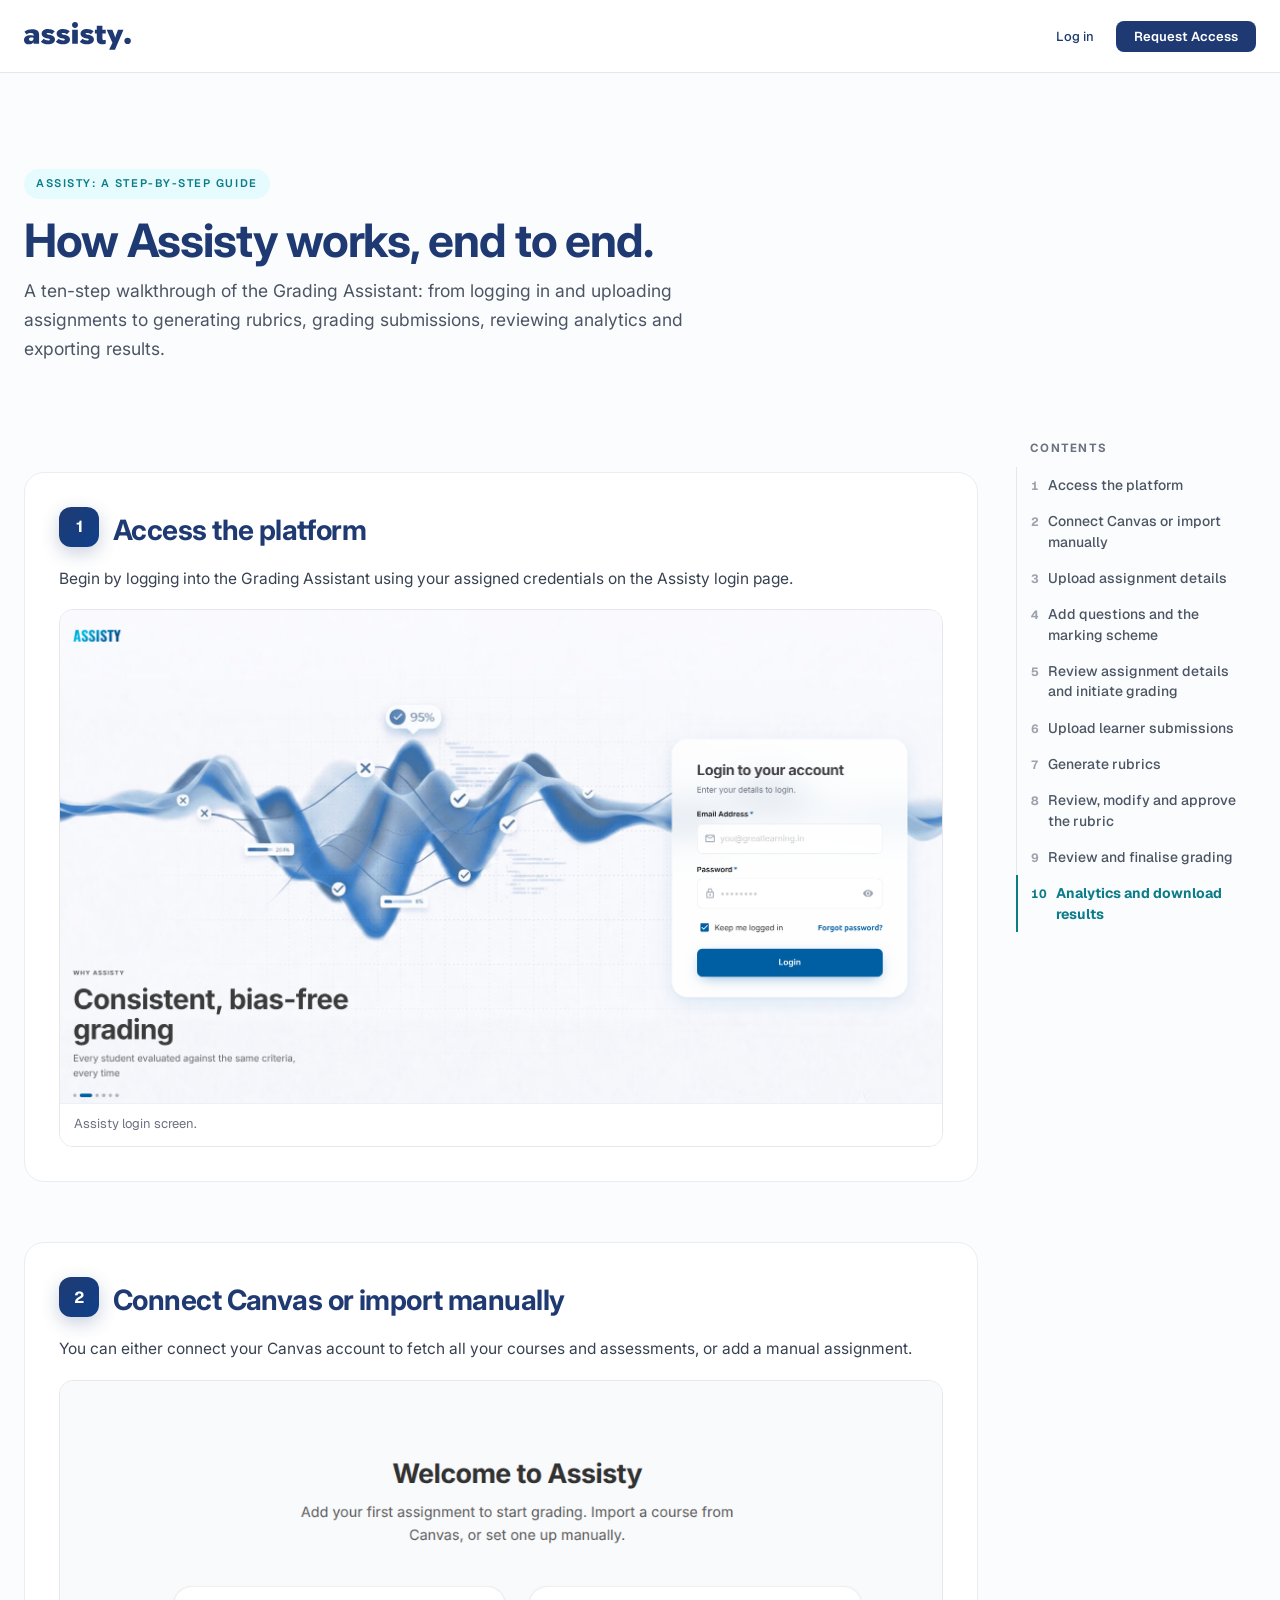
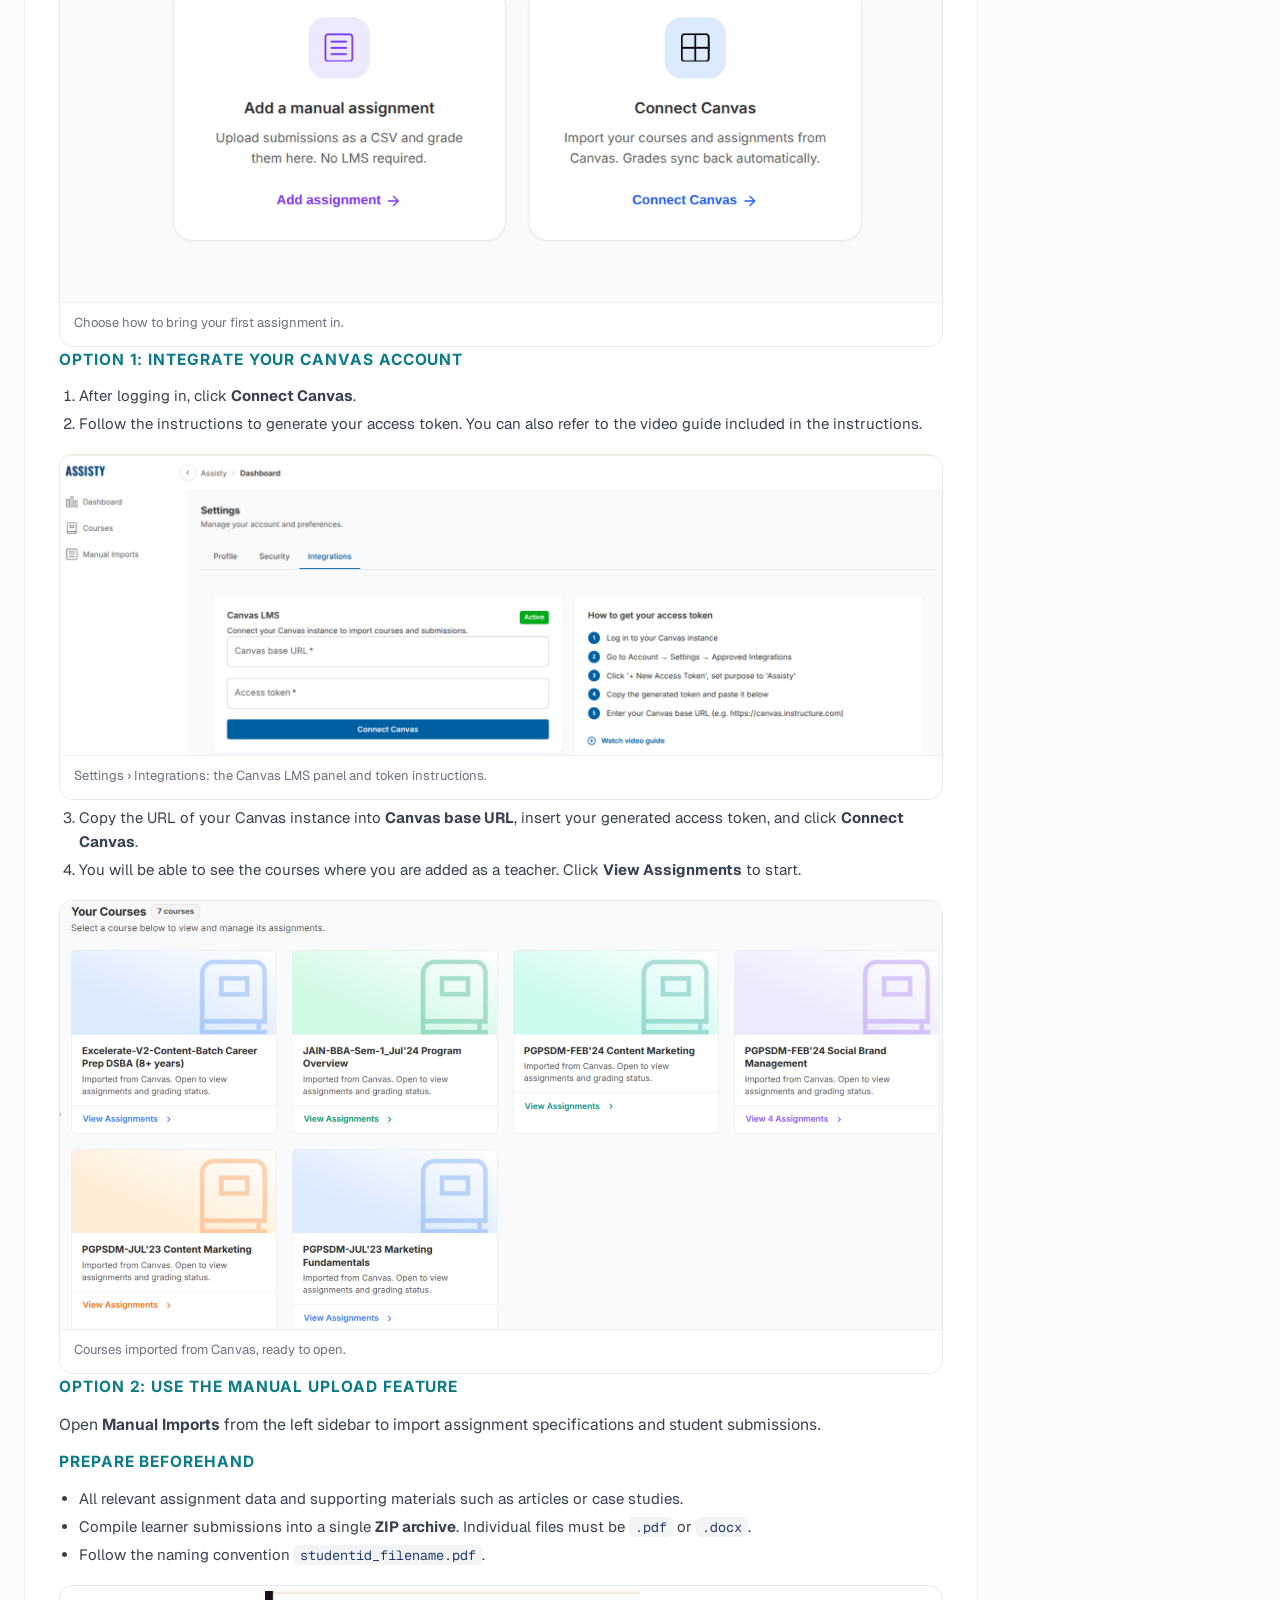
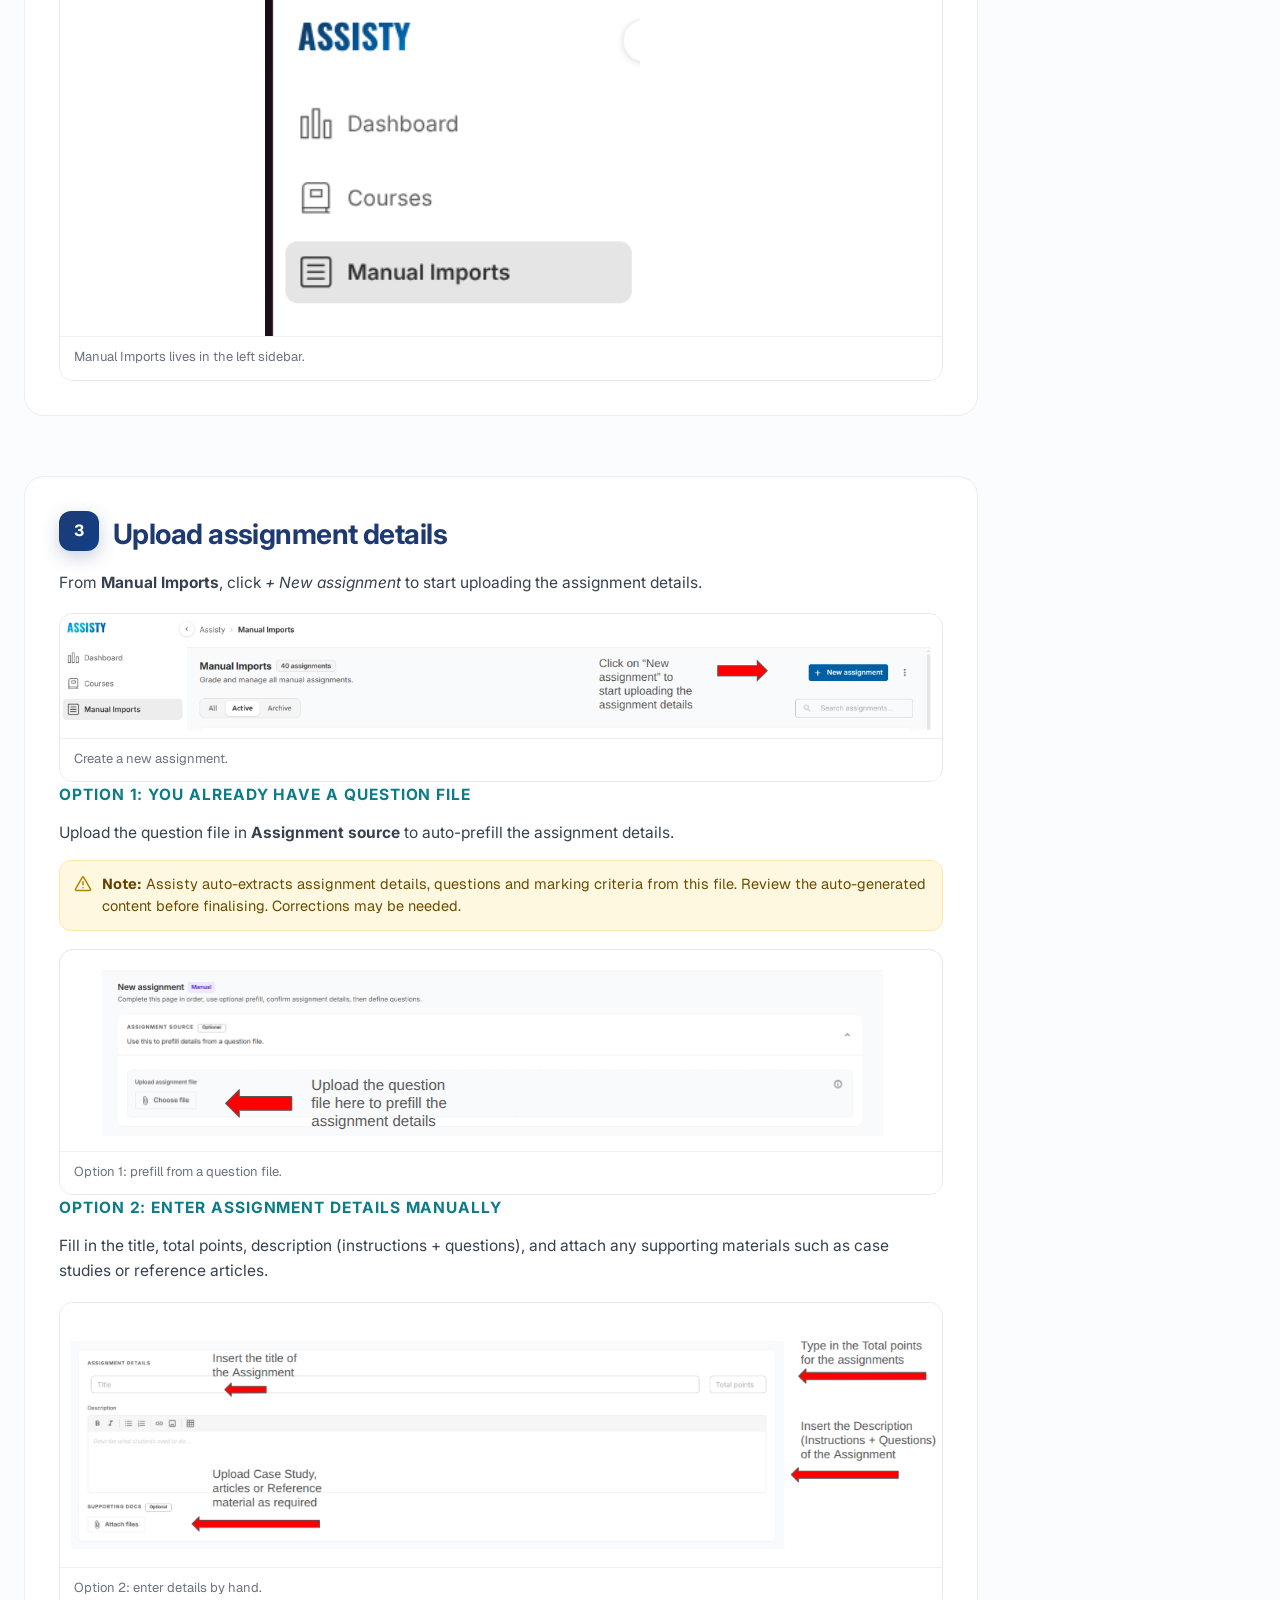
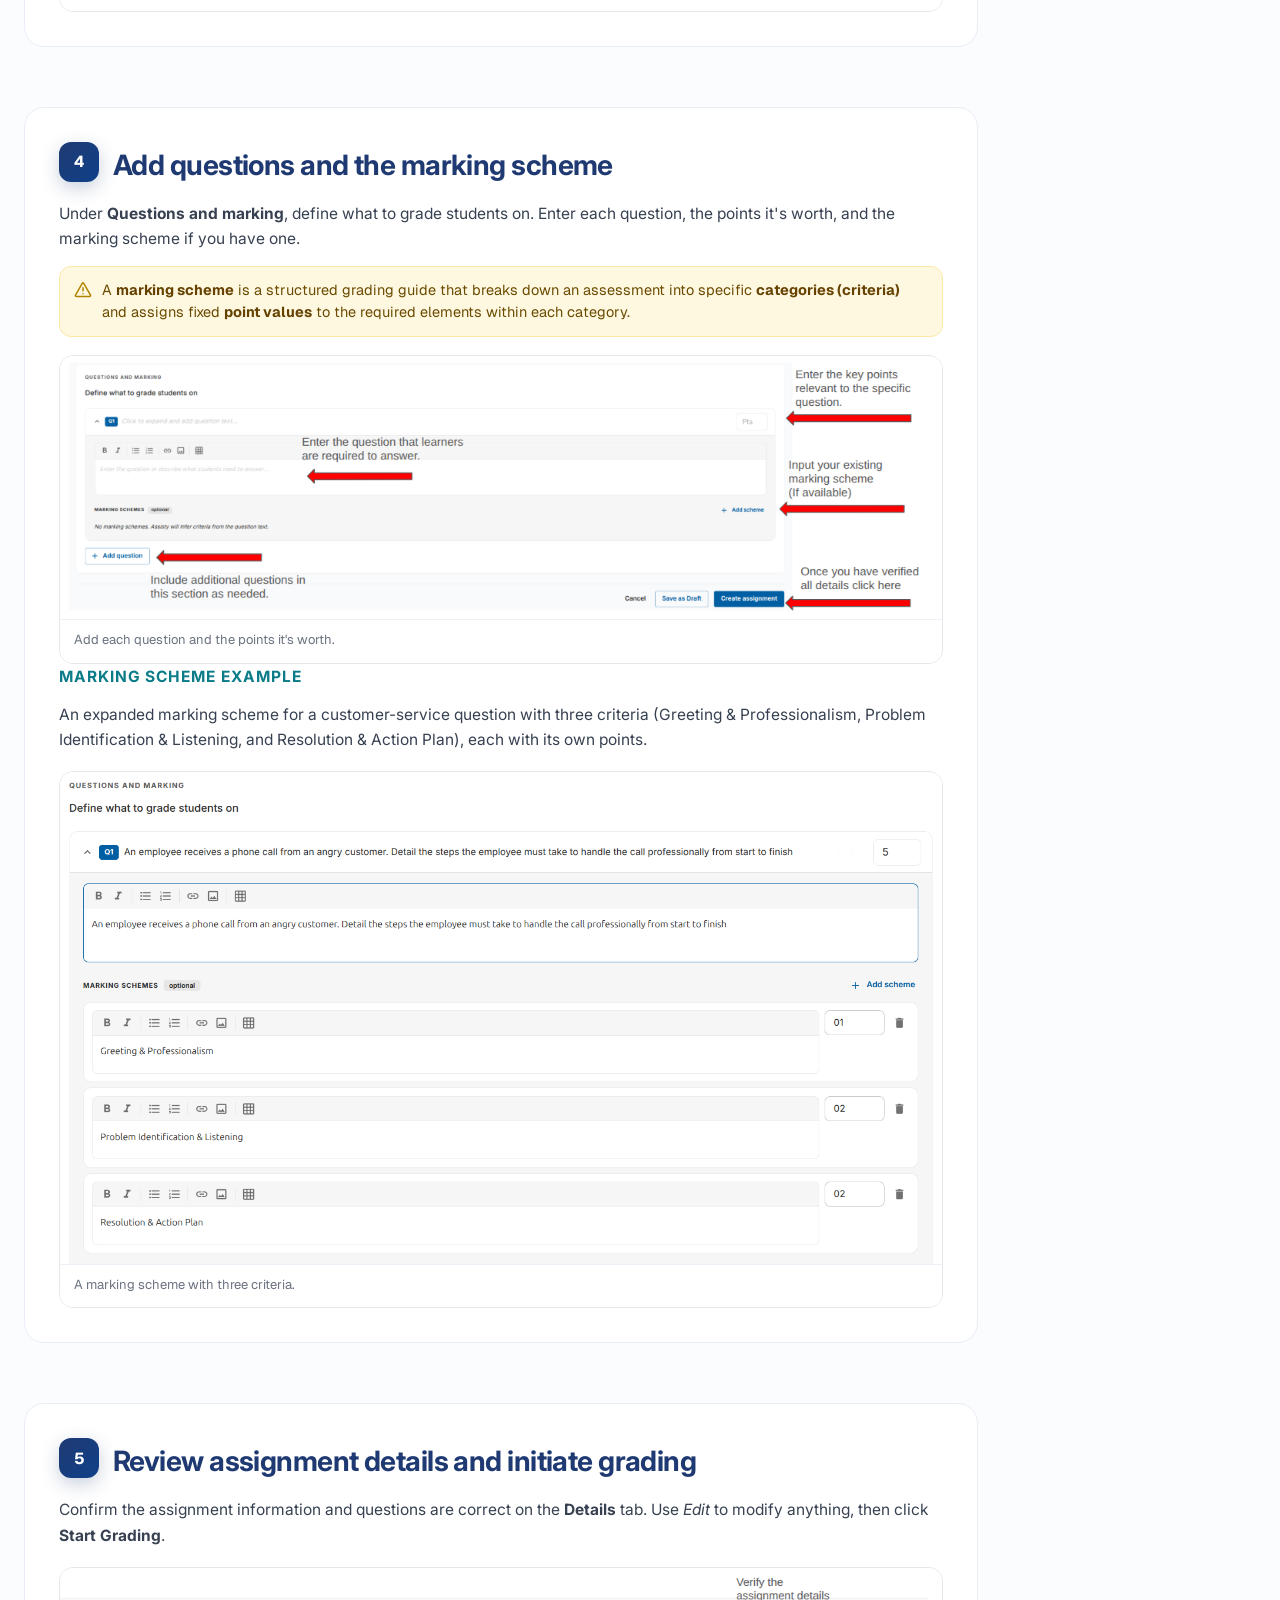
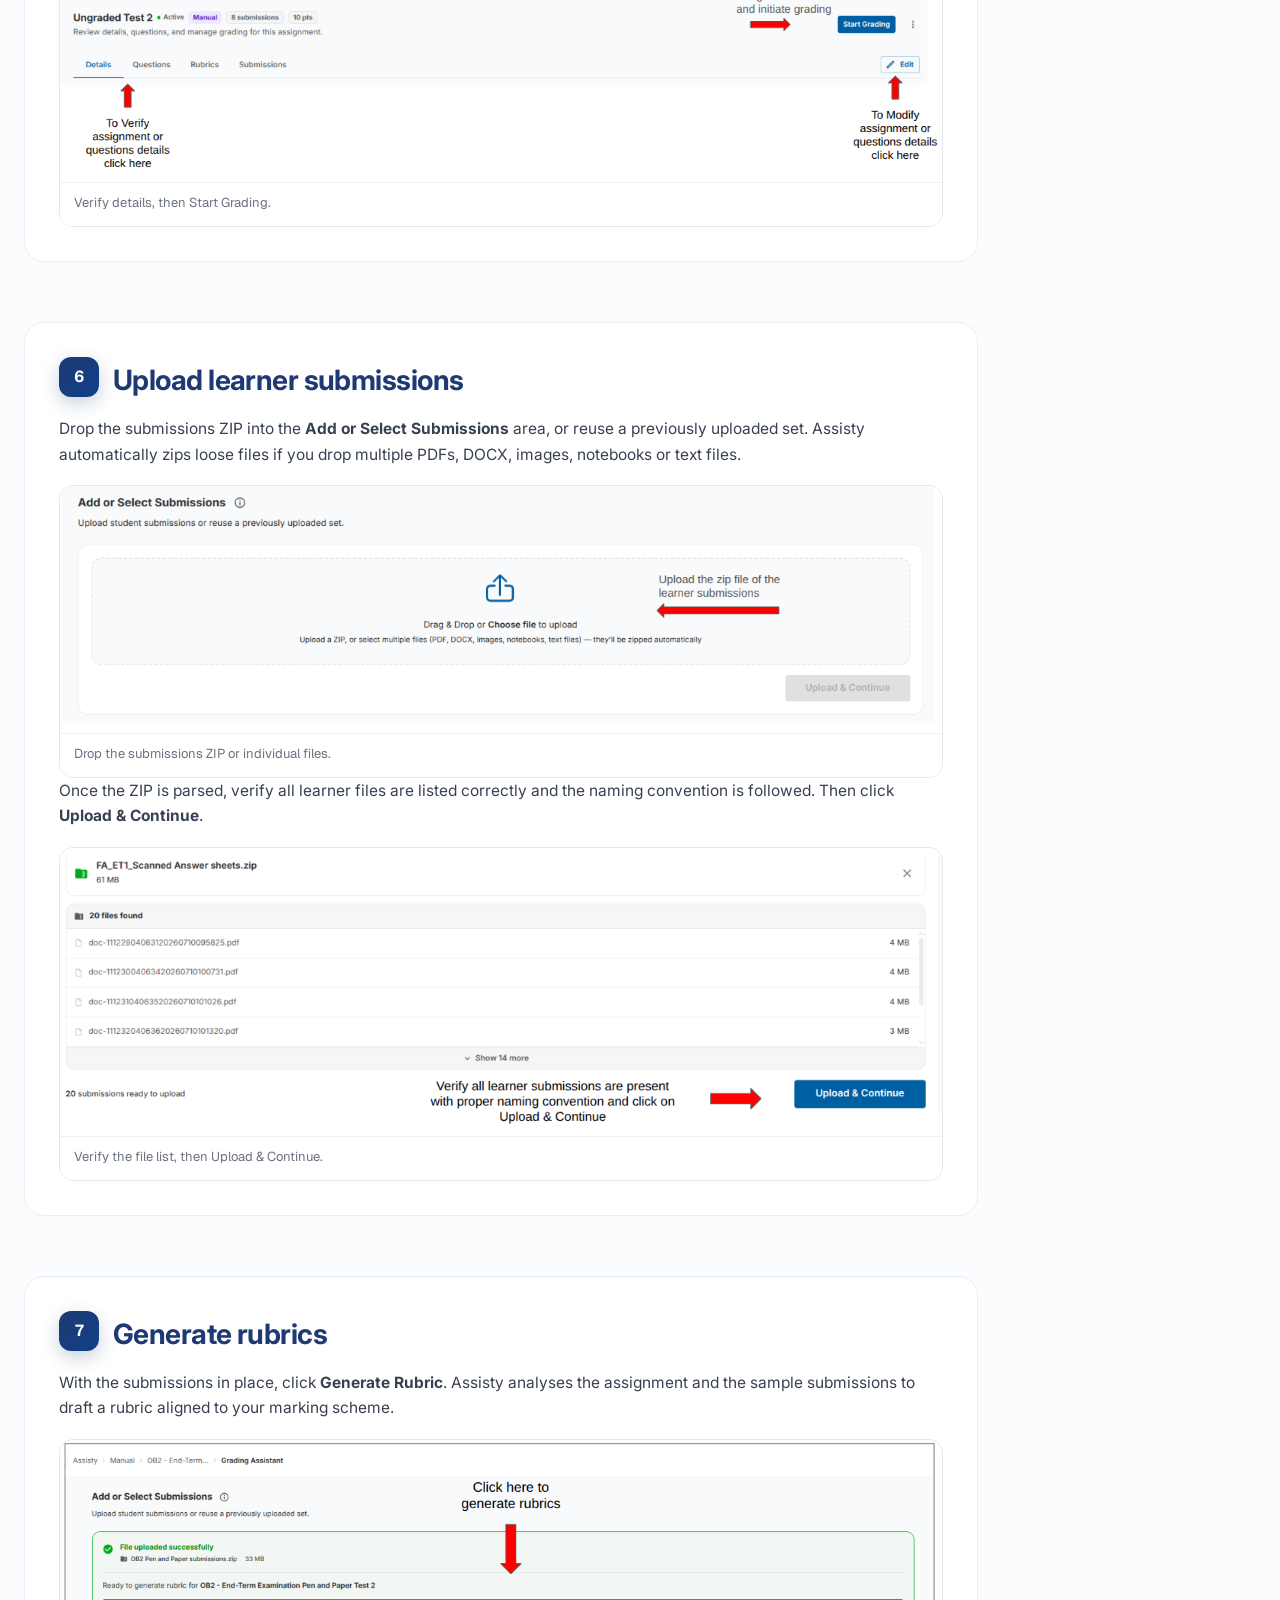
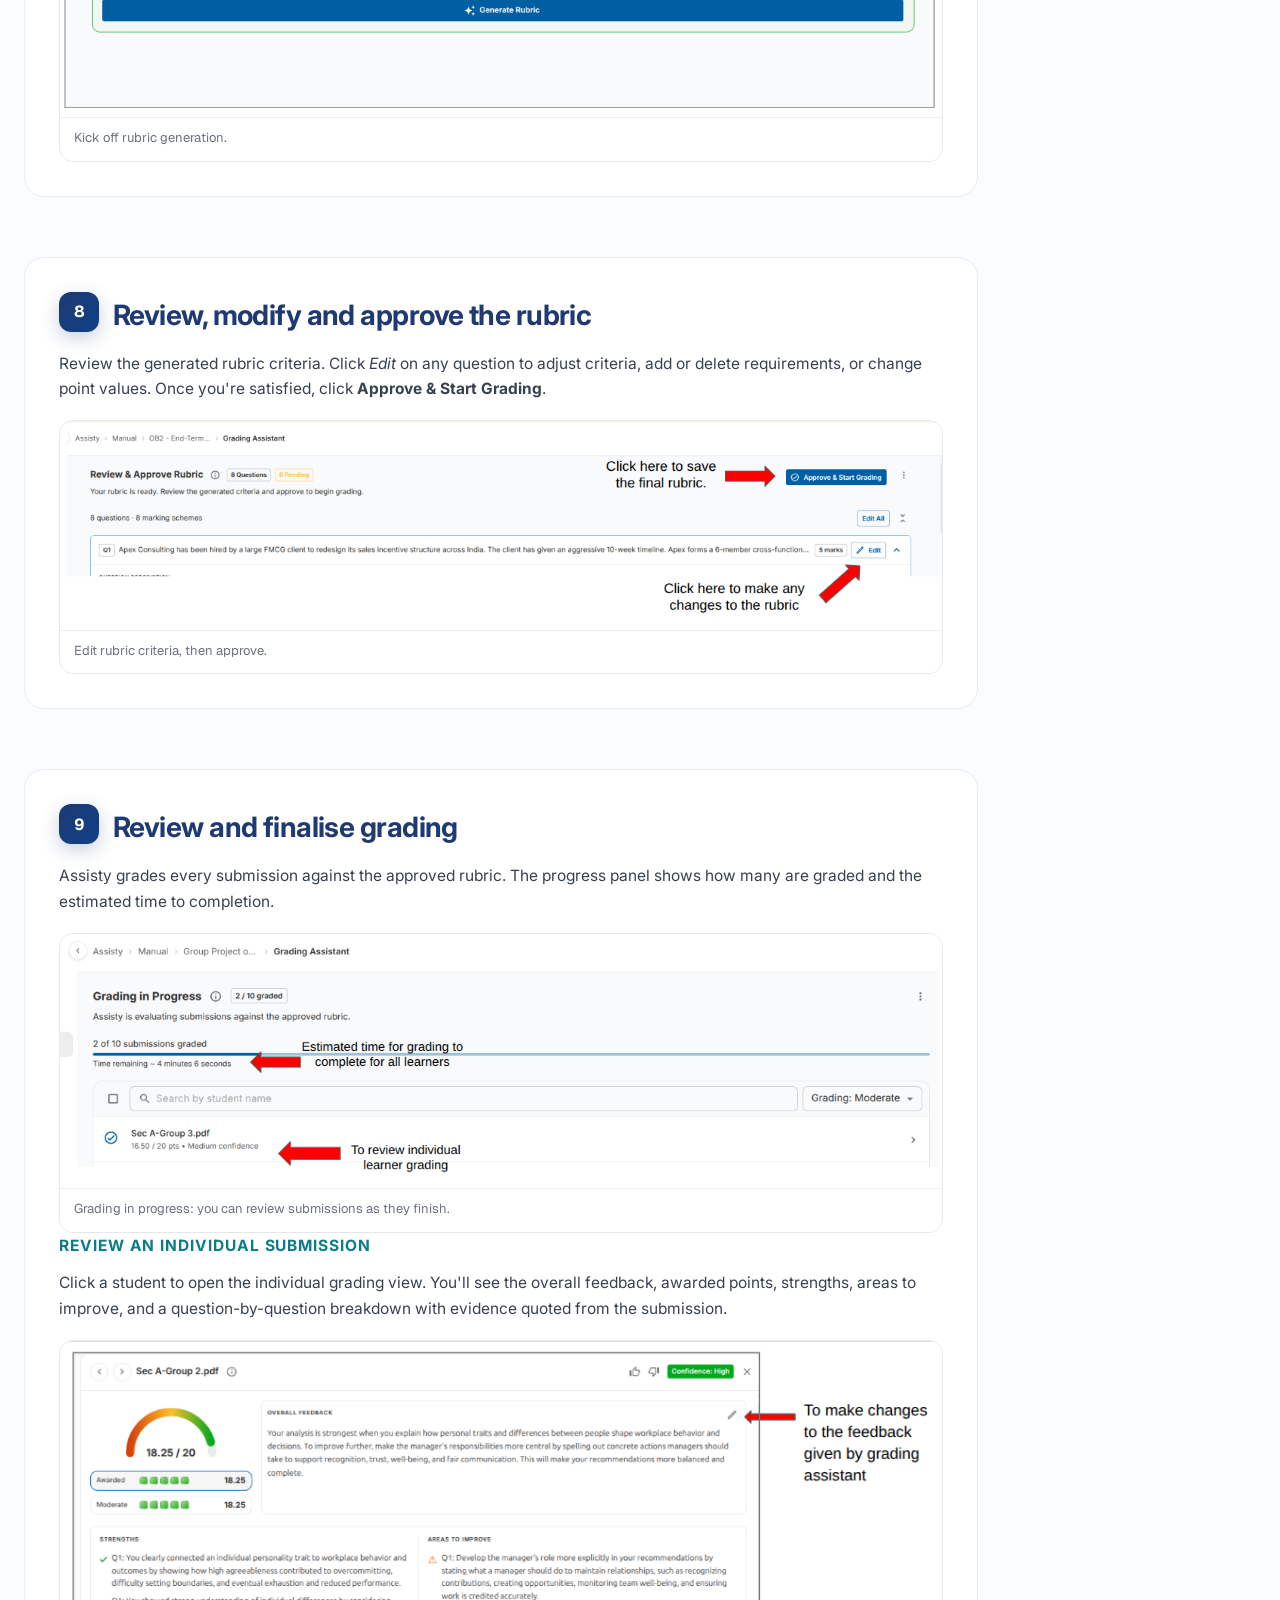
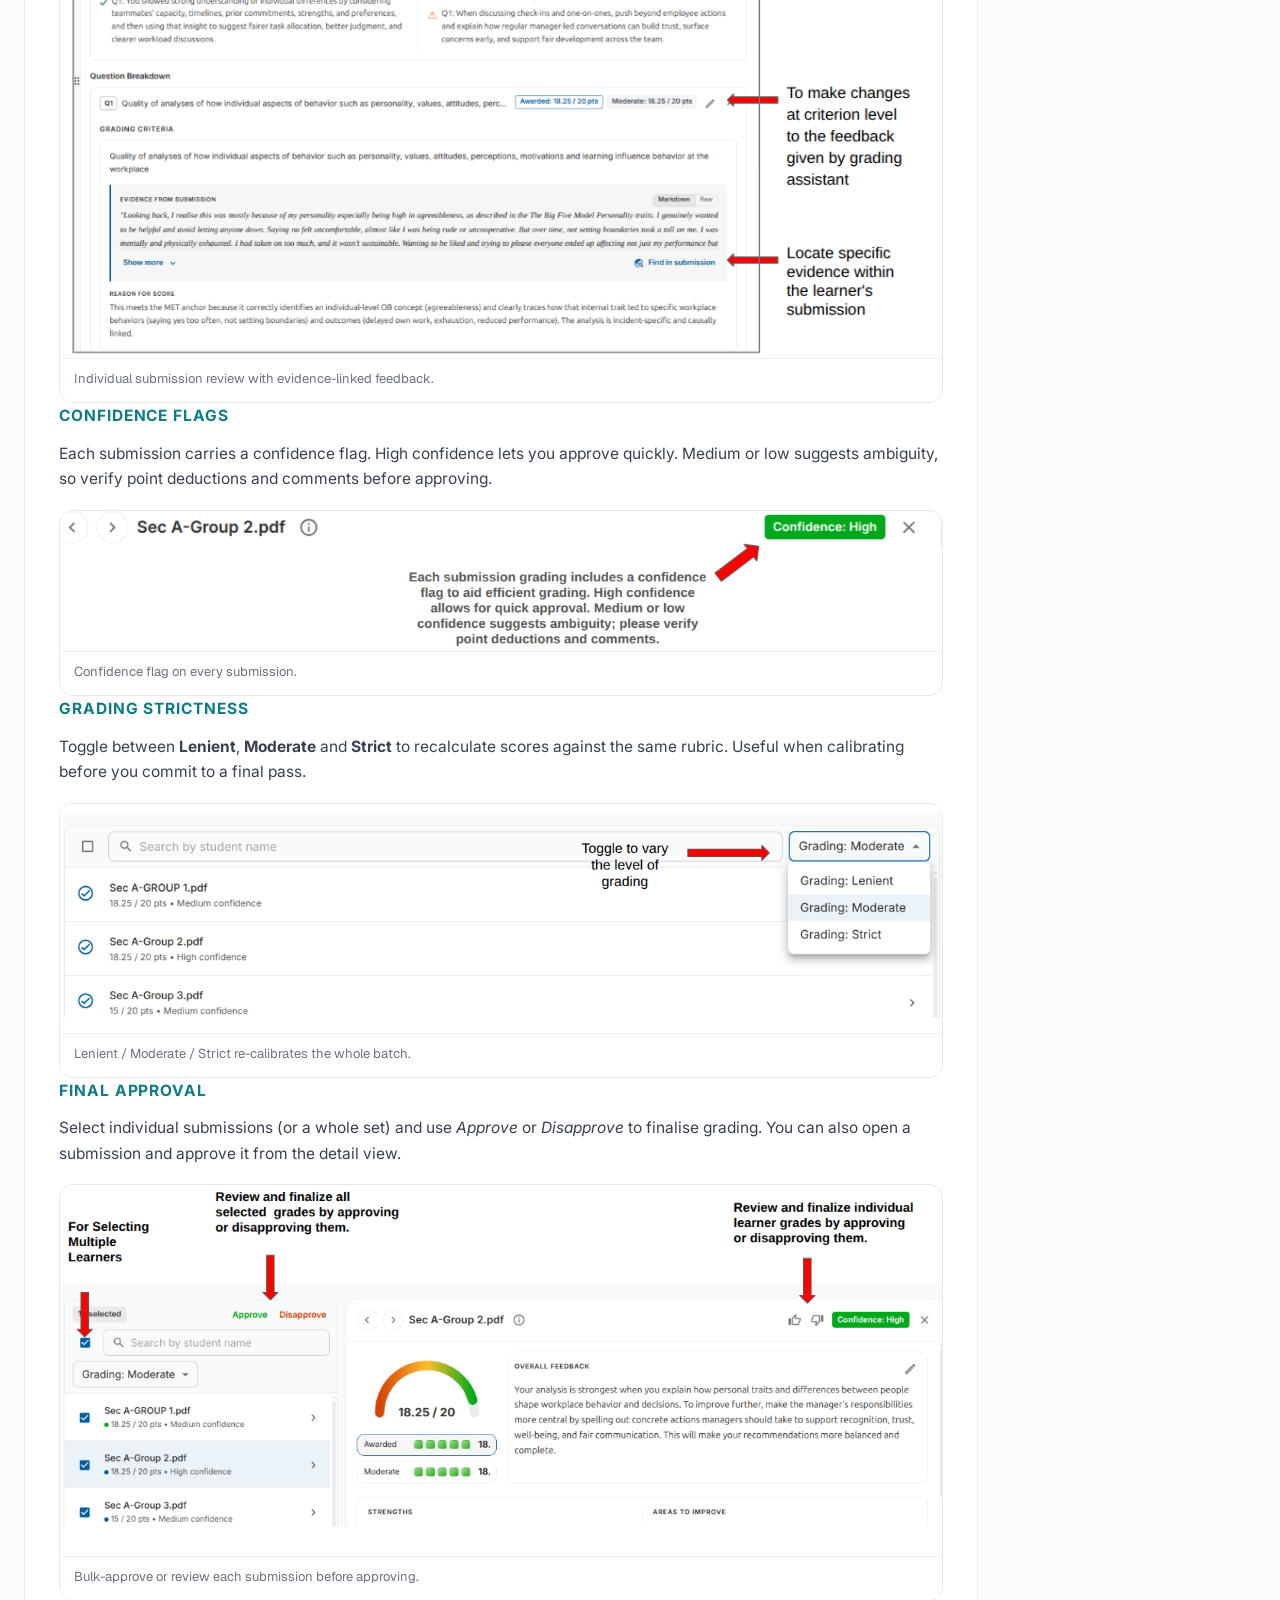
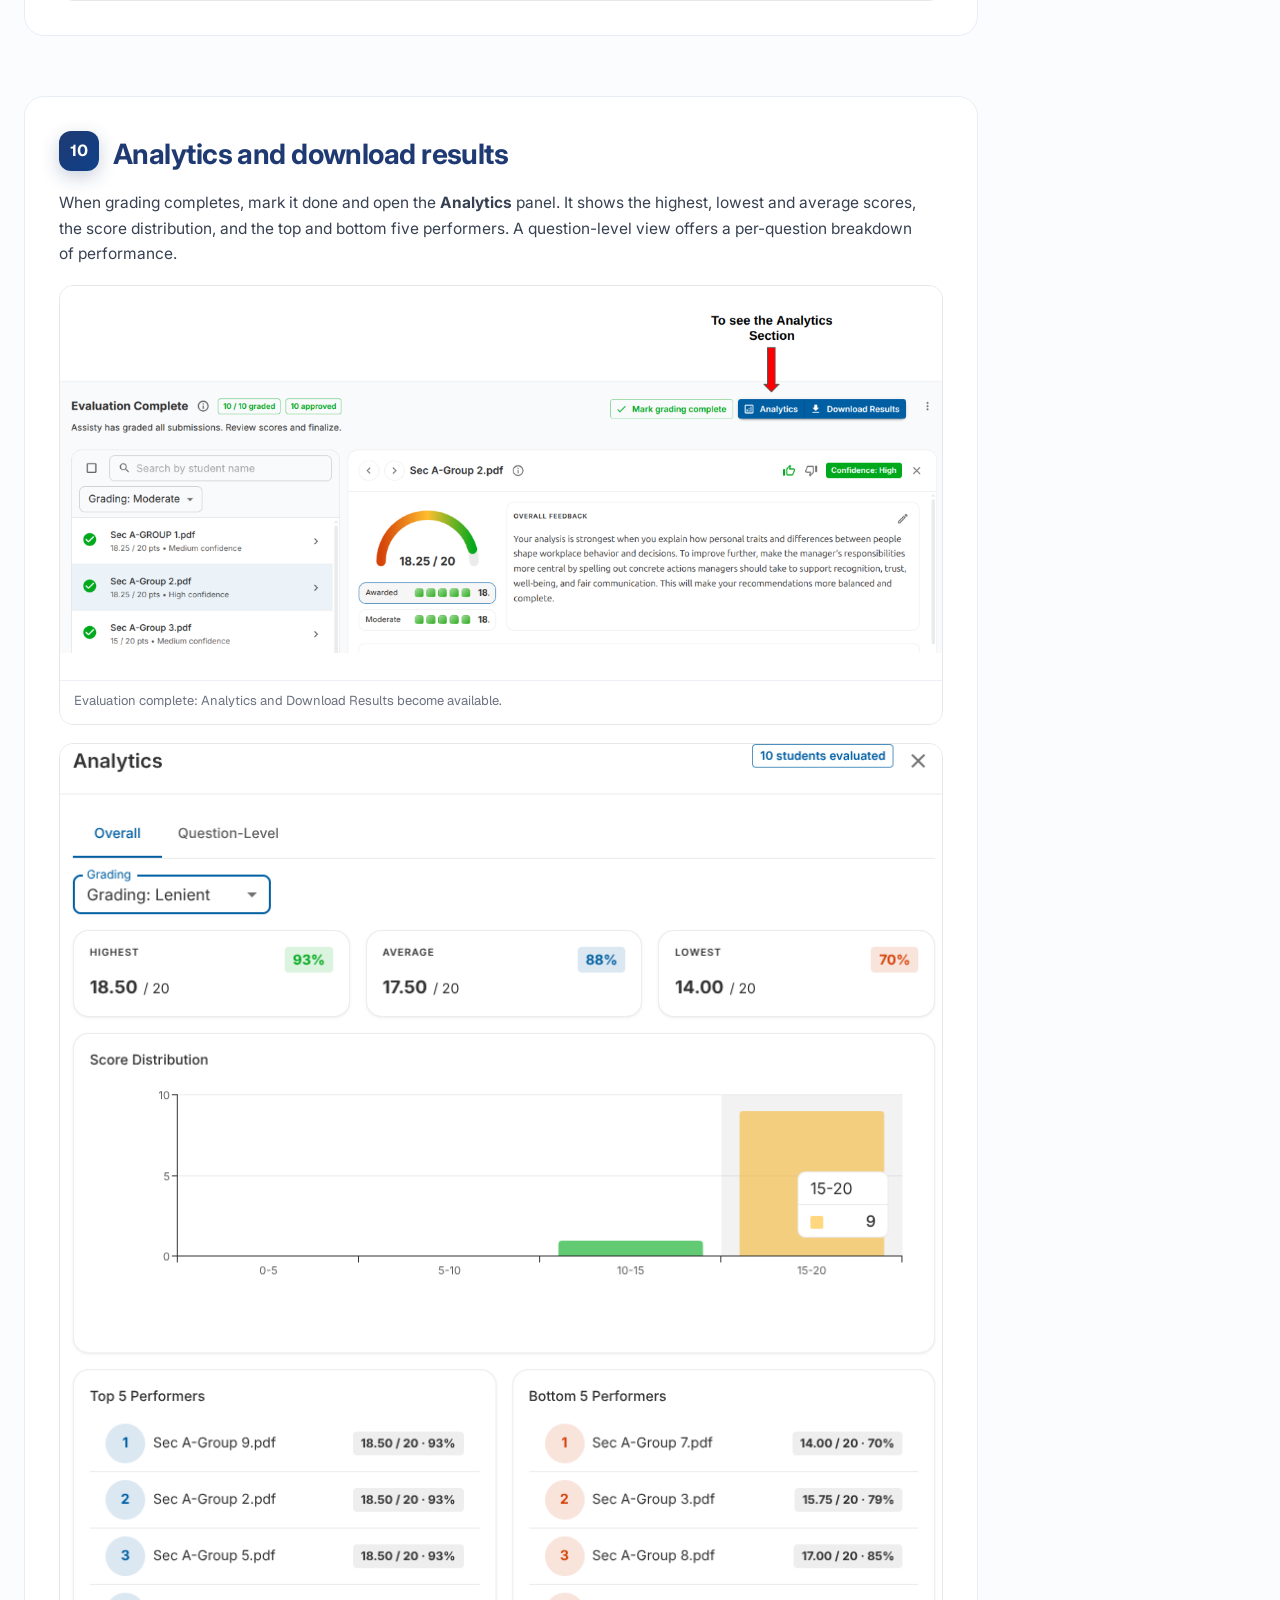
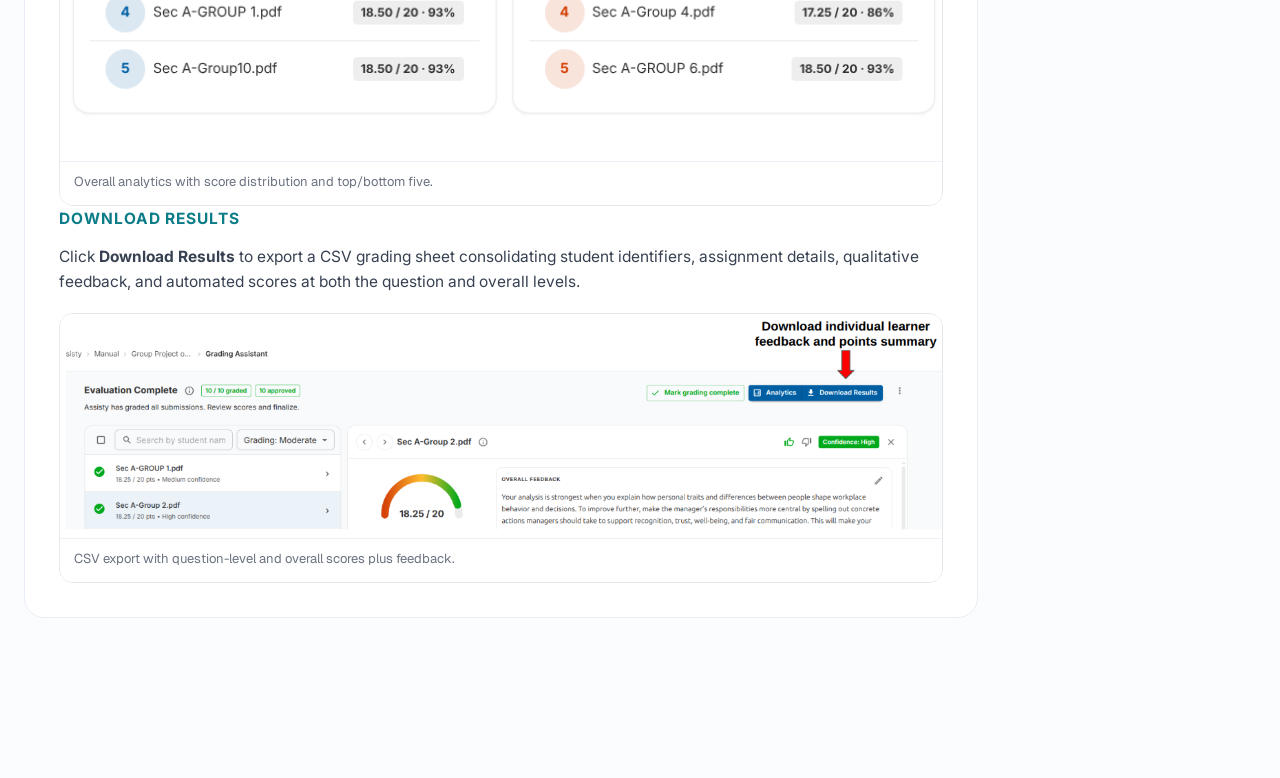
<file: how-it-works.html>
<!DOCTYPE html>
<html lang="en">
<head>
<meta charset="utf-8">
<meta name="viewport" content="width=device-width, initial-scale=1">
<title>How Assisty works: a step-by-step guide</title>
<meta name="description" content="A ten-step walkthrough of the Assisty (V3) grading assistant: from login to rubric generation, grading, analytics and CSV export.">
<link rel="icon" type="image/svg+xml" href="assets/assisty-sq-logo.svg">
<link rel="preconnect" href="https://fonts.googleapis.com">
<link rel="preconnect" href="https://fonts.gstatic.com" crossorigin>
<link href="https://fonts.googleapis.com/css2?family=Geist:wght@400;500;600;700;800&family=Geist+Mono:wght@400;500&display=swap" rel="stylesheet">
<link rel="stylesheet" href="_ds/great-learning-mui-design-system-708b2d18-8d08-4c2c-b976-3bf54ca85307/colors_and_type.css">
<style>
  * { box-sizing: border-box; }
  html, body { margin: 0; padding: 0; }
  body {
    font-family: 'Geist', -apple-system, BlinkMacSystemFont, 'Segoe UI', Roboto, Arial, lato, sans-serif;
    font-size: 16px; line-height: 1.6; color: #111827;
    background: #FBFCFE;
    -webkit-font-smoothing: antialiased;
  }
  a { color: #1F3A72; text-decoration: none; }
  a:hover { color: #142551; }
  img { display: block; max-width: 100%; height: auto; }

  /* Layout ------------------------------------------------------------- */
  .site-header {
    position: sticky; top: 0; z-index: 50;
    background: rgba(255,255,255,0.92);
    backdrop-filter: saturate(180%) blur(12px);
    -webkit-backdrop-filter: saturate(180%) blur(12px);
    border-bottom: 1px solid #E5E7EB;
  }
  .site-header .row {
    max-width: var(--page-max); margin: 0 auto;
    padding: 8px clamp(16px, 3vw, 24px);
    display: flex; align-items: center; justify-content: space-between;
    min-height: 72px; gap: 16px;
  }
  .site-header a.brand { display: inline-flex; align-items: center; }
  .site-header .nav { display: flex; align-items: center; gap: 8px; }
  .site-header .nav a.link {
    display: inline-flex; align-items: center; justify-content: center;
    font-weight: 500; font-size: 13px; padding: 9px 14px;
    border-radius: 8px; color: #1F3A72; line-height: 1;
    transition: background 150ms ease, color 150ms ease;
  }
  .site-header .nav a.link:hover { background: #F3F4F6; }
  .site-header .nav a.link.active {
    background: #F2FBFC; color: #0B5A64; font-weight: 600;
  }
  .site-header .nav .signup {
    display: inline-flex; align-items: center; justify-content: center;
    font-weight: 600; font-size: 13px; padding: 9px 18px;
    border-radius: 8px; background: #1F3A72; color: #FFFFFF;
    line-height: 1; border: none; cursor: pointer; font-family: inherit;
    transition: background 150ms ease;
  }
  .site-header .nav .signup:hover { background: #142551; }

  /* The contents rail needs its own column, so the page widens to 1440px to
     make room — but only once the rail is actually in play. Holding the cap at
     1200px below the breakpoint keeps the jump in screenshot size small. */
  :root { --page-max: 1200px; --toc-w: 240px; }
  @media (min-width: 1240px) { :root { --page-max: 1440px; } }
  main { max-width: var(--page-max); margin: 0 auto; padding: clamp(28px, 5vw, 56px) clamp(16px, 3vw, 24px) clamp(60px, 8vw, 100px); }

  /* Hero --------------------------------------------------------------- */
  /* Capped well under --page-max: the hero is prose, and a 1440px measure
     would be unreadable. The steps below it use the full width. */
  .hero { max-width: 900px; padding: clamp(24px, 4vw, 40px) 0 clamp(28px, 4vw, 48px); }
  .hero .eyebrow {
    display: inline-flex; align-items: center; gap: 6px;
    font-size: 11px; font-weight: 600; letter-spacing: 0.14em;
    text-transform: uppercase; color: #0B7C88;
    background: #E6FBFD; padding: 6px 12px; border-radius: 999px;
  }
  .hero h1 {
    margin: 16px 0 12px; font-weight: 700;
    font-size: clamp(30px, 4.6vw, 46px); line-height: 1.1;
    letter-spacing: -0.024em; color: #1F3A72; text-wrap: balance;
  }
  .hero p.lede {
    max-width: 720px; margin: 0;
    font-size: clamp(15.5px, 1.6vw, 17.5px); line-height: 1.65; color: #4B5563;
    text-wrap: pretty;
  }

  /* Contents rail ------------------------------------------------------ */
  /* Two-column doc layout: steps on the left, sticky contents rail right.
     The rail comes FIRST in the DOM (so it reads before the content, and so it
     stacks above it on narrow screens) but is placed into column 2 explicitly.
     Relying on source order here put the steps in the 240px track. */
  .doc-layout {
    display: grid;
    grid-template-columns: minmax(0, 1fr) var(--toc-w);
    gap: clamp(24px, 3vw, 40px);
    align-items: start;
  }
  .doc-content { grid-column: 1; grid-row: 1; min-width: 0; }
  .toc-rail {
    grid-column: 2; grid-row: 1;
    position: sticky; top: 88px;
    max-height: calc(100vh - 108px); overflow-y: auto;
    padding-top: 28px;
  }
  .toc-label {
    margin: 0 0 10px; padding-left: 14px;
    font-size: 11.5px; font-weight: 700;
    letter-spacing: 0.11em; text-transform: uppercase; color: #6B7280;
  }
  .toc ol {
    list-style: none; margin: 0; padding: 0;
    border-left: 1px solid #E5E7EB;
  }
  .toc li { margin: 0; }
  .toc a {
    display: flex; gap: 9px; align-items: baseline;
    margin-left: -1px; padding: 8px 0 8px 13px;
    border-left: 2px solid transparent;
    font-size: 14px; line-height: 1.45; font-weight: 500; color: #4B5563;
    transition: color 150ms ease, border-color 150ms ease;
  }
  .toc a:hover { color: #0B7C88; border-left-color: #D4E9EC; }
  .toc a .num {
    flex: 0 0 auto; font-size: 12px; font-weight: 700; color: #9CA3AF;
    font-variant-numeric: tabular-nums; transition: color 150ms ease;
  }
  .toc a.active { color: #0B7C88; font-weight: 700; border-left-color: #0B7C88; }
  .toc a.active .num { color: #0B7C88; }

  /* Below the rail breakpoint the contents move above the steps as a block. */
  @media (max-width: 1239px) {
    .doc-layout { grid-template-columns: 1fr; gap: 0; }
    /* Single column: reset the explicit placement and let DOM order rule, so
       the contents sit above the steps. */
    .doc-content { grid-column: 1; grid-row: auto; }
    .toc-rail {
      grid-column: 1; grid-row: auto;
      position: static; max-height: none; overflow: visible;
      padding-top: 24px;
    }
    /* Card treatment, not the rail's left-rule one: in a 2-column grid the
       rule would only run down the first column, leaving active items on the
       right with a floating accent bar and nothing behind it. */
    .toc {
      background: #FFFFFF; border: 1px solid #E9EDF6; border-radius: 16px;
      padding: 18px clamp(14px, 2.5vw, 22px);
    }
    .toc-label { padding-left: 0; }
    .toc ol {
      display: grid; grid-template-columns: repeat(2, minmax(0, 1fr));
      column-gap: 20px; border-left: 0;
    }
    .toc a {
      margin-left: 0; padding: 10px; min-height: 44px;
      border-left: 0; border-radius: 8px;
    }
    .toc a:hover,
    .toc a.active { background: #F2FBFC; }
  }
  @media (max-width: 640px) {
    .toc ol { grid-template-columns: 1fr; }
  }

  /* Step blocks -------------------------------------------------------- */
  .step {
    scroll-margin-top: 88px;
    margin: clamp(36px, 5vw, 60px) 0;
    background: #FFFFFF; border: 1px solid #E9EDF6; border-radius: 20px;
    padding: clamp(22px, 3vw, 34px);
  }
  .step-head { display: flex; align-items: flex-start; gap: 14px; }
  .step-head .step-num {
    flex: 0 0 auto; width: 40px; height: 40px; border-radius: 12px;
    background: linear-gradient(135deg, #1F3A72 0%, #0F4089 100%);
    color: #FFFFFF; font-size: 16px; font-weight: 700;
    display: inline-flex; align-items: center; justify-content: center;
    box-shadow: 0 6px 18px rgba(31,58,114,0.24);
  }
  .step-head h2 {
    margin: 6px 0 0;
    font-size: clamp(22px, 2.4vw, 28px); line-height: 1.25;
    font-weight: 700; letter-spacing: -0.02em; color: #1F3A72;
  }
  .step-body { margin-top: 18px; color: #374151; }
  .step-body p { margin: 0 0 12px; font-size: 15.5px; line-height: 1.65; text-wrap: pretty; }
  .step-body p:last-child { margin-bottom: 0; }

  .note {
    display: flex; gap: 10px; align-items: flex-start;
    margin: 14px 0 4px; padding: 12px 14px;
    background: #FFF8E1; border: 1px solid #FCE9A5; border-radius: 12px;
    font-size: 14.5px; line-height: 1.55; color: #6B4B00;
  }
  .note strong { color: #664200; font-weight: 700; }
  .note svg { flex: 0 0 auto; width: 18px; height: 18px; color: #B08400; margin-top: 2px; }

  .sub {
    margin-top: 22px; font-size: 13.5px; font-weight: 700;
    letter-spacing: 0.06em; text-transform: uppercase; color: #0B7C88;
  }
  .step-body ul, .step-body ol { margin: 6px 0 12px; padding-left: 20px; }
  .step-body li { margin: 4px 0; font-size: 15px; line-height: 1.6; color: #374151; }
  .step-body li code {
    font-family: 'Geist Mono', ui-monospace, SFMono-Regular, Menlo, monospace;
    font-size: 13.5px; padding: 1px 6px; border-radius: 5px;
    background: #F3F4F6; color: #1F3A72;
  }

  /* Screenshots grid --------------------------------------------------- */
  .shots {
    display: grid; gap: 14px; margin-top: 18px;
    grid-template-columns: repeat(auto-fit, minmax(min(100%, 320px), 1fr));
  }
  .shot {
    position: relative;
    background: #FFFFFF; border: 1px solid #E5E7EB; border-radius: 14px;
    overflow: hidden;
    display: flex; flex-direction: column;
  }
  .shot img {
    display: block;
    max-width: 100%; width: auto; height: auto;
    margin: 0 auto;
    background: #FFFFFF;
    transition: transform 300ms ease;
  }
  .shot:hover img { transform: scale(1.01); }
  .shot .caption {
    padding: 10px 14px 12px;
    font-size: 13px; color: #6B7280; border-top: 1px solid #EDF0F6;
    background: #FFFFFF;
  }

  .shots--single { grid-template-columns: 1fr; }

  /* Wide screenshot (single, centered inside card, never upscaled) */
  .shot-wide {
    margin-top: 18px;
    background: #FFFFFF; border: 1px solid #E5E7EB; border-radius: 14px;
    overflow: hidden;
    display: flex; flex-direction: column; align-items: stretch;
  }
  .shot-wide img {
    display: block;
    max-width: 100%; width: auto; height: auto;
    margin: 0 auto;
    background: #FFFFFF;
  }
  .shot-wide .caption {
    padding: 10px 14px 12px;
    font-size: 13px; color: #6B7280; border-top: 1px solid #EDF0F6;
    background: #FFFFFF;
  }

  /* Lightbox ----------------------------------------------------------- */
  .lightbox {
    position: fixed; inset: 0; z-index: 200;
    background: rgba(10,20,40,0.82); backdrop-filter: blur(6px);
    display: none; align-items: center; justify-content: center;
    padding: 24px; cursor: zoom-out;
  }
  .lightbox.open { display: flex; }
  .lightbox img { max-width: 96vw; max-height: 92vh; border-radius: 10px; box-shadow: 0 30px 80px rgba(0,0,0,0.5); background: #FFFFFF; }
  .lightbox .lb-close {
    position: absolute; top: 16px; right: 20px;
    width: 40px; height: 40px; border-radius: 50%;
    border: 1px solid rgba(255,255,255,0.24);
    background: rgba(15,27,54,0.6); color: #FFFFFF;
    cursor: pointer; display: inline-flex; align-items: center; justify-content: center;
  }
  .lightbox .lb-close:hover { background: rgba(255,255,255,0.14); }

  .shot img, .shot-wide img { cursor: zoom-in; }

  @media (max-width: 640px) {
    .step { padding: 18px 16px; }
    .step-head { gap: 10px; }
    .step-head .step-num { width: 34px; height: 34px; border-radius: 10px; font-size: 14px; }
    .toc a { font-size: 13.5px; padding: 10px 8px; }
  }
</style>
</head>
<body>

<header class="site-header">
  <div class="row">
    <a class="brand" href="index.html" aria-label="Assisty home">
      <img src="assets/assisty-logo-navy.svg" alt="Assisty" style="height:28px; width:auto;">
    </a>
    <nav class="nav" aria-label="Primary">
      <a class="link" href="index.html#top">Log in</a>
      <a class="signup" href="index.html#top">Request Access</a>
    </nav>
  </div>
</header>

<main>

  <section class="hero">
    <span class="eyebrow">Assisty: a step-by-step guide</span>
    <h1>How Assisty works, end to end.</h1>
    <p class="lede">A ten-step walkthrough of the Grading Assistant: from logging in and uploading assignments to generating rubrics, grading submissions, reviewing analytics and exporting results.</p>

  </section>

  <div class="doc-layout">
    <aside class="toc-rail">
    <nav class="toc" aria-labelledby="toc-label">
      <p class="toc-label" id="toc-label">Contents</p>
      <ol>
        <li><a href="#step-1"><span class="num">1</span>Access the platform</a></li>
        <li><a href="#step-2"><span class="num">2</span>Connect Canvas or import manually</a></li>
        <li><a href="#step-3"><span class="num">3</span>Upload assignment details</a></li>
        <li><a href="#step-4"><span class="num">4</span>Add questions and the marking scheme</a></li>
        <li><a href="#step-5"><span class="num">5</span>Review assignment details and initiate grading</a></li>
        <li><a href="#step-6"><span class="num">6</span>Upload learner submissions</a></li>
        <li><a href="#step-7"><span class="num">7</span>Generate rubrics</a></li>
        <li><a href="#step-8"><span class="num">8</span>Review, modify and approve the rubric</a></li>
        <li><a href="#step-9"><span class="num">9</span>Review and finalise grading</a></li>
        <li><a href="#step-10"><span class="num">10</span>Analytics and download results</a></li>
      </ol>
    </nav>
    </aside>

    <div class="doc-content">

  <!-- STEP 1 -->
  <section id="step-1" class="step">
    <header class="step-head">
      <div class="step-num">1</div>
      <h2>Access the platform</h2>
    </header>
    <div class="step-body">
      <p>Begin by logging into the Grading Assistant using your assigned credentials on the Assisty login page.</p>
      <div class="shot-wide">
        <img src="assets/how-it-works/1.png" alt="Assisty login page with the &quot;Consistent, bias-free grading&quot; hero and a Login form (email, password, keep-me-logged-in).">
        <div class="caption">Assisty login screen.</div>
      </div>
    </div>
  </section>

  <!-- STEP 2 -->
  <section id="step-2" class="step">
    <header class="step-head">
      <div class="step-num">2</div>
      <h2>Connect Canvas or import manually</h2>
    </header>
    <div class="step-body">
      <p>You can either connect your Canvas account to fetch all your courses and assessments, or add a manual assignment.</p>
      <div class="shot-wide">
        <img src="assets/how-it-works/21.png" alt="Welcome to Assisty screen with two cards: Add a manual assignment, and Connect Canvas.">
        <div class="caption">Choose how to bring your first assignment in.</div>
      </div>

      <p class="sub">Option 1: integrate your Canvas account</p>
      <ol>
        <li>After logging in, click <strong>Connect Canvas</strong>.</li>
        <li>Follow the instructions to generate your access token. You can also refer to the video guide included in the instructions.</li>
      </ol>
      <div class="shot-wide">
        <img src="assets/how-it-works/22.png" alt="Settings screen on the Integrations tab: a Canvas LMS panel with Canvas base URL and Access token fields and a Connect Canvas button, beside a five-point How to get your access token guide.">
        <div class="caption">Settings &rsaquo; Integrations: the Canvas LMS panel and token instructions.</div>
      </div>
      <ol start="3">
        <li>Copy the URL of your Canvas instance into <strong>Canvas base URL</strong>, insert your generated access token, and click <strong>Connect Canvas</strong>.</li>
        <li>You will be able to see the courses where you are added as a teacher. Click <strong>View Assignments</strong> to start.</li>
      </ol>
      <div class="shot-wide">
        <img src="assets/how-it-works/23.png" alt="Your Courses grid showing seven course cards imported from Canvas, each with a View Assignments link.">
        <div class="caption">Courses imported from Canvas, ready to open.</div>
      </div>

      <p class="sub">Option 2: use the Manual Upload feature</p>
      <p>Open <strong>Manual Imports</strong> from the left sidebar to import assignment specifications and student submissions.</p>
      <p class="sub">Prepare beforehand</p>
      <ul>
        <li>All relevant assignment data and supporting materials such as articles or case studies.</li>
        <li>Compile learner submissions into a single <strong>ZIP archive</strong>. Individual files must be <code>.pdf</code> or <code>.docx</code>.</li>
        <li>Follow the naming convention <code>studentid_filename.pdf</code>.</li>
      </ul>
      <div class="shots shots--single">
        <div class="shot">
          <img src="assets/how-it-works/2.png" alt="Assisty left sidebar showing Dashboard, Courses and Manual Imports, with Manual Imports selected.">
          <div class="caption">Manual Imports lives in the left sidebar.</div>
        </div>
      </div>
    </div>
  </section>

  <!-- STEP 3 -->
  <section id="step-3" class="step">
    <header class="step-head">
      <div class="step-num">3</div>
      <h2>Upload assignment details</h2>
    </header>
    <div class="step-body">
      <p>From <strong>Manual Imports</strong>, click <em>+ New assignment</em> to start uploading the assignment details.</p>
      <div class="shot-wide">
        <img src="assets/how-it-works/3.png" alt="Manual Imports page with the &quot;+ New assignment&quot; button highlighted in the top-right corner.">
        <div class="caption">Create a new assignment.</div>
      </div>

      <p class="sub">Option 1: you already have a question file</p>
      <p>Upload the question file in <strong>Assignment source</strong> to auto-prefill the assignment details.</p>
      <div class="note">
        <svg viewBox="0 0 24 24" fill="none" aria-hidden="true"><path d="M12 9v4m0 4h.01M10.615 3.892 2.39 18.098c-.456.788-.684 1.182-.65 1.506a1 1 0 0 0 .406.705c.263.191.718.191 1.629.191h16.45c.91 0 1.365 0 1.628-.191a1 1 0 0 0 .407-.705c.034-.324-.195-.718-.65-1.506L13.383 3.892c-.454-.785-.681-1.178-.978-1.31a1 1 0 0 0-.813 0c-.296.132-.523.525-.978 1.31Z" stroke="currentColor" stroke-width="2" stroke-linecap="round" stroke-linejoin="round"/></svg>
        <span><strong>Note:</strong> Assisty auto-extracts assignment details, questions and marking criteria from this file. Review the auto-generated content before finalising. Corrections may be needed.</span>
      </div>
      <div class="shot-wide">
        <img src="assets/how-it-works/4.png" alt="&quot;Assignment source&quot; panel with a Choose file button to prefill details from a question file.">
        <div class="caption">Option 1: prefill from a question file.</div>
      </div>

      <p class="sub">Option 2: enter assignment details manually</p>
      <p>Fill in the title, total points, description (instructions + questions), and attach any supporting materials such as case studies or reference articles.</p>
      <div class="shot-wide">
        <img src="assets/how-it-works/5.png" alt="Assignment details form: title, total points, description editor, and Attach files for supporting docs.">
        <div class="caption">Option 2: enter details by hand.</div>
      </div>
    </div>
  </section>

  <!-- STEP 4 -->
  <section id="step-4" class="step">
    <header class="step-head">
      <div class="step-num">4</div>
      <h2>Add questions and the marking scheme</h2>
    </header>
    <div class="step-body">
      <p>Under <strong>Questions and marking</strong>, define what to grade students on. Enter each question, the points it's worth, and the marking scheme if you have one.</p>
      <div class="note">
        <svg viewBox="0 0 24 24" fill="none" aria-hidden="true"><path d="M12 9v4m0 4h.01M10.615 3.892 2.39 18.098c-.456.788-.684 1.182-.65 1.506a1 1 0 0 0 .406.705c.263.191.718.191 1.629.191h16.45c.91 0 1.365 0 1.628-.191a1 1 0 0 0 .407-.705c.034-.324-.195-.718-.65-1.506L13.383 3.892c-.454-.785-.681-1.178-.978-1.31a1 1 0 0 0-.813 0c-.296.132-.523.525-.978 1.31Z" stroke="currentColor" stroke-width="2" stroke-linecap="round" stroke-linejoin="round"/></svg>
        <span>A <strong>marking scheme</strong> is a structured grading guide that breaks down an assessment into specific <strong>categories (criteria)</strong> and assigns fixed <strong>point values</strong> to the required elements within each category.</span>
      </div>
      <div class="shot-wide">
        <img src="assets/how-it-works/6.png" alt="Questions and marking panel: question text, points, and an optional marking scheme section with an Add scheme button.">
        <div class="caption">Add each question and the points it's worth.</div>
      </div>

      <p class="sub">Marking scheme example</p>
      <p>An expanded marking scheme for a customer-service question with three criteria (Greeting &amp; Professionalism, Problem Identification &amp; Listening, and Resolution &amp; Action Plan), each with its own points.</p>
      <div class="shot-wide">
        <img src="assets/how-it-works/7.png" alt="Marking scheme with three criteria and their point allocations expanded on the question card.">
        <div class="caption">A marking scheme with three criteria.</div>
      </div>
    </div>
  </section>

  <!-- STEP 5 -->
  <section id="step-5" class="step">
    <header class="step-head">
      <div class="step-num">5</div>
      <h2>Review assignment details and initiate grading</h2>
    </header>
    <div class="step-body">
      <p>Confirm the assignment information and questions are correct on the <strong>Details</strong> tab. Use <em>Edit</em> to modify anything, then click <strong>Start Grading</strong>.</p>
      <div class="shot-wide">
        <img src="assets/how-it-works/8.png" alt="Assignment overview tabs (Details, Questions, Rubrics, Submissions) with Start Grading in the top-right and Edit next to it.">
        <div class="caption">Verify details, then Start Grading.</div>
      </div>
    </div>
  </section>

  <!-- STEP 6 -->
  <section id="step-6" class="step">
    <header class="step-head">
      <div class="step-num">6</div>
      <h2>Upload learner submissions</h2>
    </header>
    <div class="step-body">
      <p>Drop the submissions ZIP into the <strong>Add or Select Submissions</strong> area, or reuse a previously uploaded set. Assisty automatically zips loose files if you drop multiple PDFs, DOCX, images, notebooks or text files.</p>
      <div class="shot-wide">
        <img src="assets/how-it-works/9.png" alt="Add or Select Submissions drop zone with Drag and Drop or Choose file to upload.">
        <div class="caption">Drop the submissions ZIP or individual files.</div>
      </div>
      <p>Once the ZIP is parsed, verify all learner files are listed correctly and the naming convention is followed. Then click <strong>Upload &amp; Continue</strong>.</p>
      <div class="shot-wide">
        <img src="assets/how-it-works/10.png" alt="Uploaded ZIP contents: FA_ET1_Scanned Answer sheets.zip expanded showing 20 files (PDFs) with an Upload & Continue button.">
        <div class="caption">Verify the file list, then Upload &amp; Continue.</div>
      </div>
    </div>
  </section>

  <!-- STEP 7 -->
  <section id="step-7" class="step">
    <header class="step-head">
      <div class="step-num">7</div>
      <h2>Generate rubrics</h2>
    </header>
    <div class="step-body">
      <p>With the submissions in place, click <strong>Generate Rubric</strong>. Assisty analyses the assignment and the sample submissions to draft a rubric aligned to your marking scheme.</p>
      <div class="shot-wide">
        <img src="assets/how-it-works/11.png" alt="File uploaded successfully card with a full-width Generate Rubric button underneath.">
        <div class="caption">Kick off rubric generation.</div>
      </div>
    </div>
  </section>

  <!-- STEP 8 -->
  <section id="step-8" class="step">
    <header class="step-head">
      <div class="step-num">8</div>
      <h2>Review, modify and approve the rubric</h2>
    </header>
    <div class="step-body">
      <p>Review the generated rubric criteria. Click <em>Edit</em> on any question to adjust criteria, add or delete requirements, or change point values. Once you're satisfied, click <strong>Approve &amp; Start Grading</strong>.</p>
      <div class="shot-wide">
        <img src="assets/how-it-works/12.png" alt="Review & Approve Rubric page with a question card, marks, Edit button, and Approve & Start Grading in the top-right.">
        <div class="caption">Edit rubric criteria, then approve.</div>
      </div>
    </div>
  </section>

  <!-- STEP 9 -->
  <section id="step-9" class="step">
    <header class="step-head">
      <div class="step-num">9</div>
      <h2>Review and finalise grading</h2>
    </header>
    <div class="step-body">
      <p>Assisty grades every submission against the approved rubric. The progress panel shows how many are graded and the estimated time to completion.</p>
      <div class="shot-wide">
        <img src="assets/how-it-works/13.png" alt="Grading in Progress panel: 2 of 10 submissions graded, time remaining ~4 minutes 6 seconds, list of graded submissions.">
        <div class="caption">Grading in progress: you can review submissions as they finish.</div>
      </div>

      <p class="sub">Review an individual submission</p>
      <p>Click a student to open the individual grading view. You'll see the overall feedback, awarded points, strengths, areas to improve, and a question-by-question breakdown with evidence quoted from the submission.</p>
      <div class="shot-wide">
        <img src="assets/how-it-works/14.png" alt="Individual submission review: overall feedback, awarded 18.25/20, strengths, areas to improve, question breakdown with evidence and reason for score.">
        <div class="caption">Individual submission review with evidence-linked feedback.</div>
      </div>

      <p class="sub">Confidence flags</p>
      <p>Each submission carries a confidence flag. High confidence lets you approve quickly. Medium or low suggests ambiguity, so verify point deductions and comments before approving.</p>
      <div class="shot-wide">
        <img src="assets/how-it-works/15.png" alt="Submission header with a green &quot;Confidence: High&quot; badge and callout explaining the confidence flag.">
        <div class="caption">Confidence flag on every submission.</div>
      </div>

      <p class="sub">Grading strictness</p>
      <p>Toggle between <strong>Lenient</strong>, <strong>Moderate</strong> and <strong>Strict</strong> to recalculate scores against the same rubric. Useful when calibrating before you commit to a final pass.</p>
      <div class="shot-wide">
        <img src="assets/how-it-works/16.png" alt="Grading dropdown open with Lenient, Moderate and Strict options over a list of submissions.">
        <div class="caption">Lenient / Moderate / Strict re-calibrates the whole batch.</div>
      </div>

      <p class="sub">Final approval</p>
      <p>Select individual submissions (or a whole set) and use <em>Approve</em> or <em>Disapprove</em> to finalise grading. You can also open a submission and approve it from the detail view.</p>
      <div class="shot-wide">
        <img src="assets/how-it-works/17.png" alt="Bulk selection panel with Approve/Disapprove actions and the individual submission open on the right for review.">
        <div class="caption">Bulk-approve or review each submission before approving.</div>
      </div>
    </div>
  </section>

  <!-- STEP 10 -->
  <section id="step-10" class="step">
    <header class="step-head">
      <div class="step-num">10</div>
      <h2>Analytics and download results</h2>
    </header>
    <div class="step-body">
      <p>When grading completes, mark it done and open the <strong>Analytics</strong> panel. It shows the highest, lowest and average scores, the score distribution, and the top and bottom five performers. A question-level view offers a per-question breakdown of performance.</p>
      <div class="shot-wide">
        <img src="assets/how-it-works/18.png" alt="Evaluation Complete banner: 10/10 graded, 10 approved, with Analytics and Download Results buttons in the top-right.">
        <div class="caption">Evaluation complete: Analytics and Download Results become available.</div>
      </div>
      <div class="shot-wide">
        <img src="assets/how-it-works/19.png" alt="Analytics overview with highest 18.50/20, average 17.50/20, lowest 14.00/20, score distribution histogram, and top/bottom 5 performer lists.">
        <div class="caption">Overall analytics with score distribution and top/bottom five.</div>
      </div>

      <p class="sub">Download results</p>
      <p>Click <strong>Download Results</strong> to export a CSV grading sheet consolidating student identifiers, assignment details, qualitative feedback, and automated scores at both the question and overall levels.</p>
      <div class="shot-wide">
        <img src="assets/how-it-works/20.png" alt="Evaluation Complete banner with the Download Results button highlighted in the top-right.">
        <div class="caption">CSV export with question-level and overall scores plus feedback.</div>
      </div>
    </div>
  </section>

    </div>
  </div>

</main>

<!-- Lightbox -->
<div class="lightbox" id="lightbox" role="dialog" aria-modal="true" aria-label="Screenshot preview">
  <button class="lb-close" id="lbClose" aria-label="Close preview">
    <svg viewBox="0 0 24 24" fill="none" aria-hidden="true" style="width:16px;height:16px;"><path d="M18 6 6 18M6 6l12 12" stroke="currentColor" stroke-width="2" stroke-linecap="round" stroke-linejoin="round"/></svg>
  </button>
  <img id="lbImg" alt="">
</div>

<script>
  // Click-to-zoom (simple lightbox)
  (function() {
    var lb = document.getElementById('lightbox');
    var lbImg = document.getElementById('lbImg');
    var lbClose = document.getElementById('lbClose');
    function open(src, alt) { lbImg.src = src; lbImg.alt = alt || ''; lb.classList.add('open'); document.body.style.overflow = 'hidden'; }
    function close() { lb.classList.remove('open'); document.body.style.overflow = ''; lbImg.removeAttribute('src'); }
    document.querySelectorAll('.shot img, .shot-wide img').forEach(function(img) {
      img.addEventListener('click', function() { open(img.src, img.alt); });
    });
    lb.addEventListener('click', function(e) { if (e.target === lb || e.target === lbImg) close(); });
    lbClose.addEventListener('click', close);
    document.addEventListener('keydown', function(e) { if (e.key === 'Escape' && lb.classList.contains('open')) close(); });
  })();

  // Scroll-spy: highlight the table-of-contents link for the step in view
  (function() {
    var links = Array.prototype.slice.call(document.querySelectorAll('.toc a'));
    var steps = links.map(function(link) { return document.querySelector(link.getAttribute('href')); }).filter(Boolean);
    if (!steps.length) return;
    function setActive(id) {
      links.forEach(function(link) {
        link.classList.toggle('active', link.getAttribute('href') === '#' + id);
      });
    }
    var observer = new IntersectionObserver(function(entries) {
      var visible = entries.filter(function(e) { return e.isIntersecting; });
      if (visible.length) {
        visible.sort(function(a, b) { return a.boundingClientRect.top - b.boundingClientRect.top; });
        setActive(visible[0].target.id);
      }
    }, { rootMargin: '-140px 0px -70% 0px', threshold: 0 });
    steps.forEach(function(step) { observer.observe(step); });
  })();
</script>

</body>
</html>
</file>
<file: _ds/great-learning-mui-design-system-708b2d18-8d08-4c2c-b976-3bf54ca85307/colors_and_type.css>
/* ============================================================
 * Great Learning — MUI "Olympus" Design System
 * Color + Type tokens (CSS custom properties)
 * ------------------------------------------------------------
 * Source of truth: @sachinsinha1/olympus-theme (MUI theme).
 * Values mirror olympusTheme.ts 1:1.
 * ============================================================ */

@import url("https://fonts.googleapis.com/css2?family=Inter:wght@400;500;600;700&family=Roboto:wght@400;500;700&family=Roboto+Mono:wght@400;500&display=swap");

:root {
  /* ── Brand ───────────────────────────────────────────────── */
  --gl-brand-bright: #1974D2;
  --gl-brand-darker: #0E39A9;

  /* ── Primary (action / brand blue) ───────────────────────── */
  --primary-main: #196AE5;
  --primary-dark: #0F4089;
  --primary-light: #4788EA;
  --primary-contrast: #FFFFFF;
  --primary-hover: rgba(25, 106, 229, 0.04);
  --primary-select: rgba(25, 106, 229, 0.08);
  --primary-12p: rgba(25, 106, 229, 0.12);
  --primary-30p: rgba(25, 106, 229, 0.30);
  --primary-50p: rgba(25, 106, 229, 0.50);

  /* ── Semantic ─────────────────────────────────────────────── */
  --error-main: #FF3333;
  --error-dark: #D10B25;
  --error-light: #F9494F;
  --error-bg: #FFEBEB;

  --warning-main: #FF9800;
  --warning-dark: #EF6C00;
  --warning-light: #FFB74D;
  --warning-bg: #FFF5E5;

  --success-main: #22BB34;
  --success-dark: #00880F;
  --success-light: #74D176;
  --success-bg: #E9F8EB;

  --info-main: #196AE5;
  --info-dark: #0F4089;
  --info-light: #4788EA;
  --info-bg: #E8F0FC;

  /* ── Text ─────────────────────────────────────────────────── */
  --text-primary: rgba(33, 33, 33, 0.92);
  --text-secondary: rgba(33, 33, 33, 0.72);
  --text-disabled: rgba(33, 33, 33, 0.24);

  /* ── Action ───────────────────────────────────────────────── */
  --action-active: rgba(33, 33, 33, 0.64);
  --action-hover: rgba(33, 33, 33, 0.04);
  --action-selected: rgba(33, 33, 33, 0.08);
  --action-disabled: rgba(33, 33, 33, 0.30);
  --action-disabled-bg: rgba(33, 33, 33, 0.12);
  --action-focus: rgba(33, 33, 33, 0.12);

  /* ── Background / Surface ─────────────────────────────────── */
  --bg-default: #FAFAFA;
  --bg-paper: #FFFFFF;
  --divider: rgba(33, 33, 33, 0.06);
  --outlined-border: rgba(33, 33, 33, 0.23);
  --backdrop-overlay: rgba(33, 33, 33, 0.50);
  --filled-input-bg: rgba(33, 33, 33, 0.06);
  --standard-input-line: rgba(33, 33, 33, 0.42);
  --snackbar-bg: #212121;
  --rating-active: #FFB400;

  /* ── Grey ─────────────────────────────────────────────────── */
  --grey-50:  #FAFAFA;
  --grey-100: #F5F5F5;
  --grey-200: #EEEEEE;
  --grey-300: #E0E0E0;
  --grey-400: #BDBDBD;
  --grey-500: #9E9E9E;
  --grey-600: #757575;
  --grey-700: #616161;
  --grey-800: #424242;
  --grey-900: #212121;

  /* ── Common ───────────────────────────────────────────────── */
  --white: #FFFFFF;
  --black: #000000;

  /* ── Elevation (MUI shadows — key steps) ──────────────────── */
  --shadow-0: none;
  --shadow-1: 0px 1px 3px rgba(0,0,0,0.06), 0px 1px 1px rgba(0,0,0,0.07), 0px 2px 1px -1px rgba(0,0,0,0.10);
  --shadow-2: 0px 1px 5px rgba(0,0,0,0.06), 0px 2px 2px rgba(0,0,0,0.07), 0px 3px 1px -2px rgba(0,0,0,0.10);
  --shadow-4: 0px 1px 10px rgba(0,0,0,0.06), 0px 4px 5px rgba(0,0,0,0.07), 0px 2px 4px -1px rgba(0,0,0,0.10);
  --shadow-8: 0px 3px 14px 2px rgba(0,0,0,0.06), 0px 8px 10px 1px rgba(0,0,0,0.07), 0px 5px 5px -3px rgba(0,0,0,0.10);
  --shadow-16: 0px 6px 30px 5px rgba(0,0,0,0.06), 0px 16px 24px 2px rgba(0,0,0,0.07), 0px 8px 10px -5px rgba(0,0,0,0.10);
  --shadow-24: 0px 9px 46px 8px rgba(0,0,0,0.06), 0px 24px 38px 3px rgba(0,0,0,0.07), 0px 11px 15px -7px rgba(0,0,0,0.10);

  /* ── Radius ───────────────────────────────────────────────── */
  --radius-base: 4px;
  --radius-card: 4px;
  --radius-pill: 9999px;

  /* ── Spacing scale (non-linear 4px base) ──────────────────── */
  --sp-0: 0px;
  --sp-1: 4px;
  --sp-2: 8px;
  --sp-3: 16px;
  --sp-4: 24px;
  --sp-5: 32px;
  --sp-6: 40px;
  --sp-7: 48px;
  --sp-8: 64px;
  --sp-9: 96px;
  --sp-10: 128px;

  /* ── Typography — families ────────────────────────────────── */
  --font-sans: "Inter", -apple-system, BlinkMacSystemFont, "Segoe UI", Roboto, sans-serif;
  --font-mono: "Roboto Mono", ui-monospace, SFMono-Regular, Menlo, monospace;

  /* ── Typography — semantic sizes (px) ─────────────────────── */
  --size-h1: 32px;   --lh-h1: 1.167;   --ls-h1: -0.4px;
  --size-h2: 28px;   --lh-h2: 1.2;     --ls-h2: -0.4px;
  --size-h3: 24px;   --lh-h3: 1.167;   --ls-h3: -0.4px;
  --size-h4: 20px;   --lh-h4: 1.235;   --ls-h4: -0.4px;
  --size-h5: 18px;   --lh-h5: 1.334;   --ls-h5: -0.4px;
  --size-h6: 18px;   --lh-h6: 1.334;   --ls-h6: -0.4px;
  --size-subtitle1: 16px; --lh-subtitle1: 1.75;
  --size-subtitle2: 14px; --lh-subtitle2: 1.57;
  --size-body1: 16px;     --lh-body1: 1.5;
  --size-body2: 14px;     --lh-body2: 1.43;
  --size-caption: 12px;   --lh-caption: 1.66;  --ls-caption: 0.4px;
  --size-overline: 10px;  --lh-overline: 1.66; --ls-overline: 1.25px;
  --size-button: 14px;    --lh-button: 1.43;   --ls-button: 0.4px;

  /* ── Weights ──────────────────────────────────────────────── */
  --w-regular: 400;
  --w-medium: 500;
  --w-semibold: 600;
  --w-bold: 700;
}

/* ──────────────────────────────────────────────────────────────
 * Semantic element defaults — use plain HTML and get the look.
 * ────────────────────────────────────────────────────────────── */
html, body {
  font-family: var(--font-sans);
  color: var(--text-primary);
  background: var(--bg-default);
  -webkit-font-smoothing: antialiased;
  -moz-osx-font-smoothing: grayscale;
}

h1 { font: var(--w-semibold) var(--size-h1)/var(--lh-h1) var(--font-sans); letter-spacing: var(--ls-h1); margin: 0; }
h2 { font: var(--w-semibold) var(--size-h2)/var(--lh-h2) var(--font-sans); letter-spacing: var(--ls-h2); margin: 0; }
h3 { font: var(--w-semibold) var(--size-h3)/var(--lh-h3) var(--font-sans); letter-spacing: var(--ls-h3); margin: 0; }
h4 { font: var(--w-semibold) var(--size-h4)/var(--lh-h4) var(--font-sans); letter-spacing: var(--ls-h4); margin: 0; }
h5, h6 { font: var(--w-semibold) var(--size-h5)/var(--lh-h5) var(--font-sans); letter-spacing: var(--ls-h5); margin: 0; }
p  { font: var(--w-regular) var(--size-body1)/var(--lh-body1) var(--font-sans); margin: 0; }
small { font: var(--w-regular) var(--size-caption)/var(--lh-caption) var(--font-sans); letter-spacing: var(--ls-caption); }
code, kbd, pre { font-family: var(--font-mono); font-size: var(--size-body2); }

/* Utility classes that mirror MUI <Typography variant="..."> */
.t-h1 { font: var(--w-semibold) var(--size-h1)/var(--lh-h1) var(--font-sans); letter-spacing: var(--ls-h1); }
.t-h2 { font: var(--w-semibold) var(--size-h2)/var(--lh-h2) var(--font-sans); letter-spacing: var(--ls-h2); }
.t-h3 { font: var(--w-semibold) var(--size-h3)/var(--lh-h3) var(--font-sans); letter-spacing: var(--ls-h3); }
.t-h4 { font: var(--w-semibold) var(--size-h4)/var(--lh-h4) var(--font-sans); letter-spacing: var(--ls-h4); }
.t-h5 { font: var(--w-semibold) var(--size-h5)/var(--lh-h5) var(--font-sans); letter-spacing: var(--ls-h5); }
.t-subtitle1 { font: var(--w-medium) var(--size-subtitle1)/var(--lh-subtitle1) var(--font-sans); }
.t-subtitle2 { font: var(--w-medium) var(--size-subtitle2)/var(--lh-subtitle2) var(--font-sans); }
.t-body1 { font: var(--w-regular) var(--size-body1)/var(--lh-body1) var(--font-sans); }
.t-body2 { font: var(--w-regular) var(--size-body2)/var(--lh-body2) var(--font-sans); }
.t-caption { font: var(--w-regular) var(--size-caption)/var(--lh-caption) var(--font-sans); letter-spacing: var(--ls-caption); }
.t-overline { font: var(--w-semibold) var(--size-overline)/var(--lh-overline) var(--font-sans); letter-spacing: var(--ls-overline); text-transform: uppercase; }
.t-button { font: var(--w-medium) var(--size-button)/var(--lh-button) var(--font-sans); letter-spacing: var(--ls-button); text-transform: uppercase; }

/* ── Dark theme ───────────────────────────────────────────────── */
[data-theme="dark"] {
  --primary-main: #66BBFF;
  --primary-dark: #3A9AE8;
  --primary-light: #E8F0FC;
  --primary-hover: rgba(102,187,255,0.08);
  --primary-select: rgba(102,187,255,0.16);

  --error-main: #F44336;
  --warning-main: #FFCC80;
  --success-main: #66BB6A;
  --info-main: #29B6F6;

  --text-primary: #FFFFFF;
  --text-secondary: rgba(255,255,255,0.70);
  --text-disabled: rgba(255,255,255,0.50);

  --action-active: rgba(255,255,255,0.56);
  --action-hover: rgba(255,255,255,0.08);
  --action-selected: rgba(255,255,255,0.16);

  --bg-default: #121212;
  --bg-paper: #121212;
  --divider: rgba(255,255,255,0.12);
  --outlined-border: rgba(255,255,255,0.23);
  --filled-input-bg: rgba(255,255,255,0.09);
  --snackbar-bg: #323232;

  --gl-brand-bright: #FFFFFF;
  --gl-brand-darker: #FFFFFF;
}
</file>
